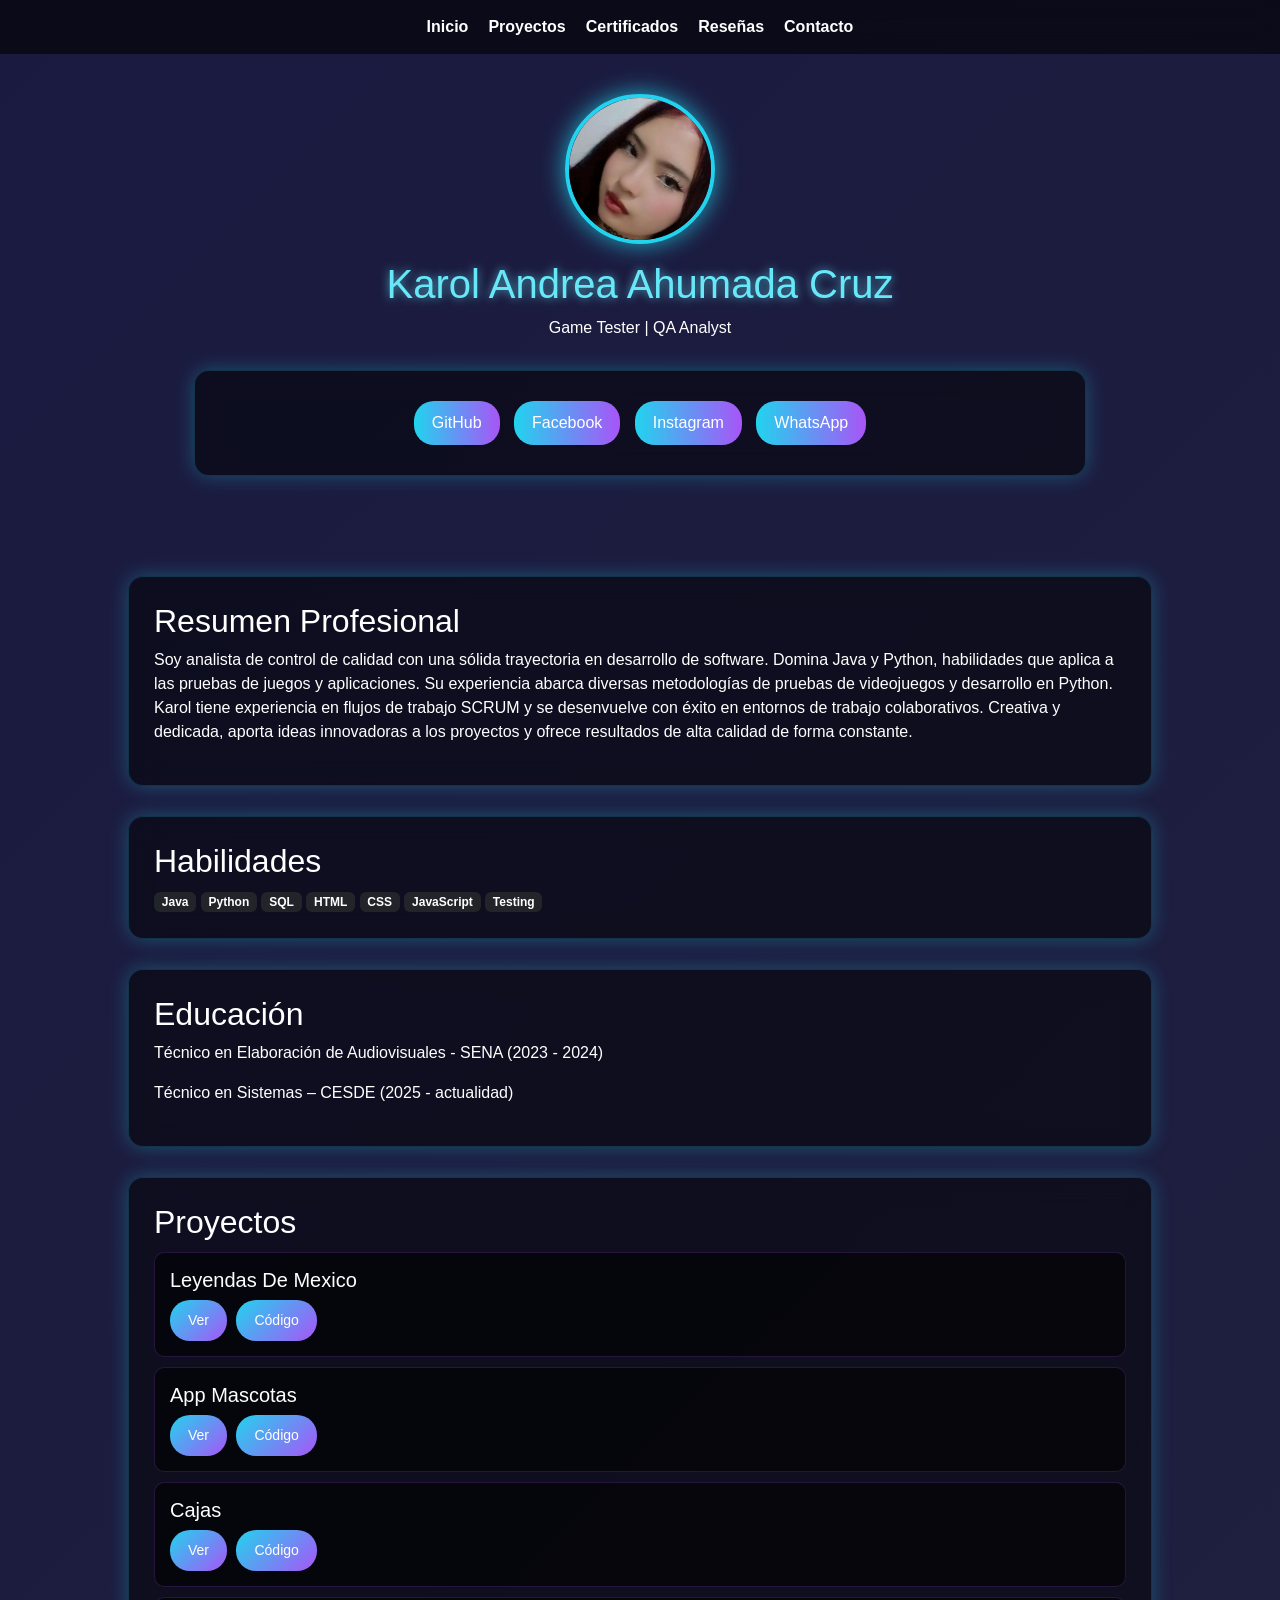
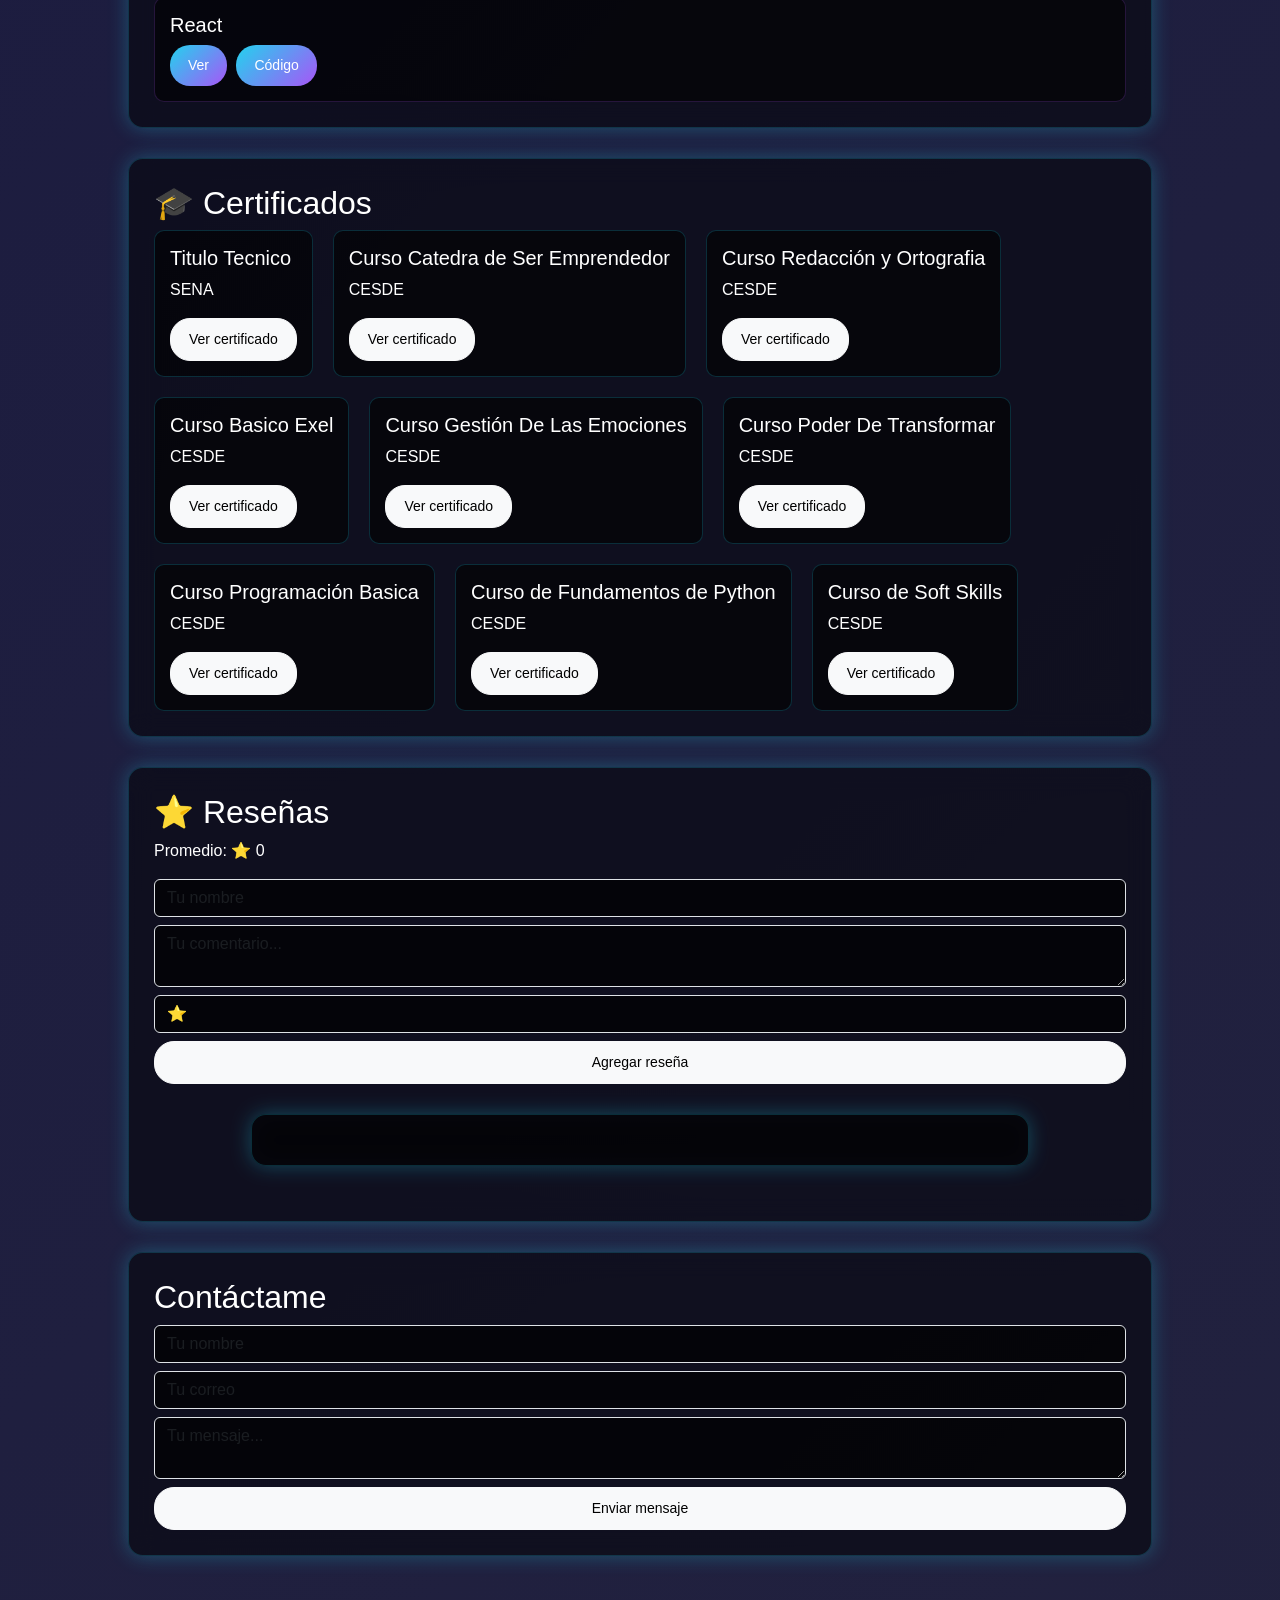
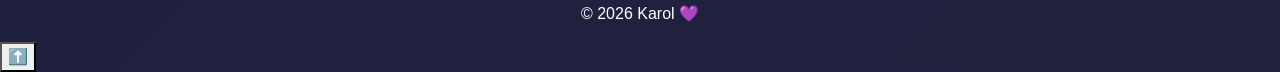
<file: index.html>
<!DOCTYPE html>
<html lang="es">
<head>
<meta charset="UTF-8">
<meta name="viewport" content="width=device-width, initial-scale=1.0">
<title>Portafolio Karol</title>

<link href="https://cdn.jsdelivr.net/npm/bootstrap@5.3.0/dist/css/bootstrap.min.css" rel="stylesheet">
<link rel="stylesheet" href="Estilos.css">
</head>

<body>

<nav class="navbar-pro">
  <a href="#">Inicio</a>
  <a href="#proyectos">Proyectos</a>
  <a href="#certificados">Certificados</a>
  <a href="#reseñas">Reseñas</a>
  <a href="#contacto">Contacto</a>
</nav>

<header class="container text-center fade-in">
  <img src="Foto Portafolio.png">
  <h1 class="mt-3">Karol Andrea Ahumada Cruz</h1>
  <p>Game Tester | QA Analyst</p>

  <section>
    <a href="https://github.com/" class="social-btn">GitHub</a>
    <a href="https://www.facebook.com/" class="social-btn">Facebook</a>
    <a href="https://www.instagram.com/" class="social-btn">Instagram</a>
    <a href="https://web.whatsapp.com/" class="social-btn">WhatsApp</a>
  </section>
</header>

<main>

<section class="fade-in">
  <h2>Resumen Profesional</h2>
  <p>
  Soy analista de control de calidad con una sólida trayectoria en desarrollo de software. Domina Java y Python, habilidades que aplica a las pruebas de juegos y aplicaciones. Su experiencia abarca diversas metodologías de pruebas de videojuegos y desarrollo en Python. Karol tiene experiencia en flujos de trabajo SCRUM y se desenvuelve con éxito en entornos de trabajo colaborativos. Creativa y dedicada, aporta ideas innovadoras a los proyectos y ofrece resultados de alta calidad de forma constante.
  </p>
</section>

<section class="fade-in">
  <h2>Habilidades</h2>
  <span class="badge bg-dark">Java</span>
  <span class="badge bg-dark">Python</span>
  <span class="badge bg-dark">SQL</span>
  <span class="badge bg-dark">HTML</span>
  <span class="badge bg-dark">CSS</span>
  <span class="badge bg-dark">JavaScript</span>
  <span class="badge bg-dark">Testing</span>
</section>

<section class="fade-in">
  <h2>Educación</h2>
  <p>Técnico en Elaboración de Audiovisuales - SENA (2023 - 2024)</p>
  <p>Técnico en Sistemas – CESDE (2025 - actualidad)</p>
</section>

<!-- PROYECTOS -->
<section id="proyectos" class="fade-in">
  <h2>Proyectos</h2>

  <article class="card-custom"> 
    <h5>Leyendas De Mexico</h5> 
    <a href="./leyendasmexicanas.html" target="_blank" class="btn btn-light btn-sm">Ver</a> 
    <a href="https://github.com/karolahumada-crypto/leyendasmexicanas.html" target="_blank" class="btn btn-light btn-sm">Código</a> 
  </article>

  <article class="card-custom">
    <h5>App Mascotas</h5>
    <a href="./registro.html" target="_blank" class="btn btn-light btn-sm">Ver</a>
    <a href="https://github.com/karolahumada-crypto/Registro" target="_blank" class="btn btn-light btn-sm">Código</a>
  </article>

  <article class="card-custom">
    <h5>Cajas</h5>
    <a href="./Cajas.html" target="_blank" class="btn btn-light btn-sm">Ver</a>
    <a href="https://github.com/karolahumada-crypto/cajas.html/tree/main" class="btn btn-light btn-sm">Código</a>
  </article>
  
  <article class="card-custom">
    <h5>React</h5>
    <a href="./React.html" target="_blank" class="btn btn-light btn-sm">Ver</a>
    <a href="https://github.com/karolahumada-crypto/React/tree/main" class="btn btn-light btn-sm">Código</a>
  </article>
</section>

<!-- CERTIFICADOS -->
<section id="certificados" class="fade-in">
  <h2>🎓 Certificados</h2>

  <div class="certificados-container">

    <div class="certificado-card">
      <h5>Titulo Tecnico</h5>
      <p>SENA</p>
      <a href="9508002700539TI1023901438C_page-0001.png" target="_blank" class="btn btn-light btn-sm">Ver certificado</a>
    </div>

    <div class="certificado-card">
      <h5>Curso Catedra de Ser Emprendedor</h5>
      <p>CESDE</p>
      <a href="Certificado Catedra Ser Emprendedor_page-0001.png" target="_blank" class="btn btn-light btn-sm">Ver certificado</a>
    </div>

    <div class="certificado-card">
      <h5>Curso Redacción y Ortografia</h5>
      <p>CESDE</p>
      <a href="Certificado Redacción y Ortografia_page-0001.jpg" target="_blank" class="btn btn-light btn-sm">Ver certificado</a>
    </div>
    
    <div class="certificado-card">
      <h5>Curso Basico Exel</h5>
      <p>CESDE</p>
      <a href="Certificado curso basico exel_page-0001.jpg" target="_blank" class="btn btn-light btn-sm">Ver certificado</a>
    </div>

    <div class="certificado-card">
      <h5>Curso Gestión De Las Emociones</h5>
      <p>CESDE</p>
      <a href="Certificado gestión de las emociones_page-0001 (1).jpg" target="_blank" class="btn btn-light btn-sm">Ver certificado</a>
    </div>

      <div class="certificado-card">
      <h5>Curso Poder De Transformar</h5>
      <p>CESDE</p>
      <a href="Certificado poder transformar_page-0001.jpg" target="_blank" class="btn btn-light btn-sm">Ver certificado</a>
    </div>
    
      <div class="certificado-card">
      <h5>Curso Programación Basica</h5>
      <p>CESDE</p>
      <a href="Certificado Platzi_page-0001.jpg" target="_blank" class="btn btn-light btn-sm">Ver certificado</a>
    </div>

      <div class="certificado-card">
      <h5>Curso de Fundamentos de Python</h5>
      <p>CESDE</p>
      <a href="Certifica platzi Python_page-0001.jpg" target="_blank" class="btn btn-light btn-sm">Ver certificado</a>
    </div>

          <div class="certificado-card">
      <h5>Curso de Soft Skills</h5>
      <p>CESDE</p>
      <a href="Certificado Soft Skills.pdf" target="_blank" class="btn btn-light btn-sm">Ver certificado</a>
    </div>
    
  </div>
</section>

<!-- RESEÑAS -->
<section id="reseñas" class="fade-in">
  <h2>⭐ Reseñas</h2>

  <p id="promedio">Promedio: ⭐ 0</p>

  <form id="reviewForm" class="d-flex flex-column gap-2">
    <input type="text" id="nombre" class="form-control" placeholder="Tu nombre" required>
    <textarea id="mensaje" class="form-control" placeholder="Tu comentario..." required></textarea>

    <select id="rating" class="form-select">
      <option value="1">⭐</option>
      <option value="2">⭐⭐</option>
      <option value="3">⭐⭐⭐</option>
      <option value="4">⭐⭐⭐⭐</option>
      <option value="5">⭐⭐⭐⭐⭐</option>
    </select>

    <button type="submit" class="btn btn-light">Agregar reseña</button>
  </form>

  <section id="reviewsContainer"></section>
</section>

<!-- CONTACTO -->
<section id="contacto" class="fade-in">
  <h2>Contáctame</h2>

  <form id="contactForm" class="d-flex flex-column gap-2">
    <input type="text" class="form-control" placeholder="Tu nombre" required>
    <input type="email" class="form-control" placeholder="Tu correo" required>
    <textarea class="form-control" placeholder="Tu mensaje..." required></textarea>

    <button type="submit" class="btn btn-light">Enviar mensaje</button>
  </form>

  <p id="mensajeEnviado">✅ Mensaje enviado exitosamente</p>
</section>

</main>

<footer class="text-center p-3">
  © 2026 Karol 💜
</footer>

<button id="btnTop" class="btn-top">⬆️</button>

<script src="Script.js"></script>

</body>
</html>
</file>
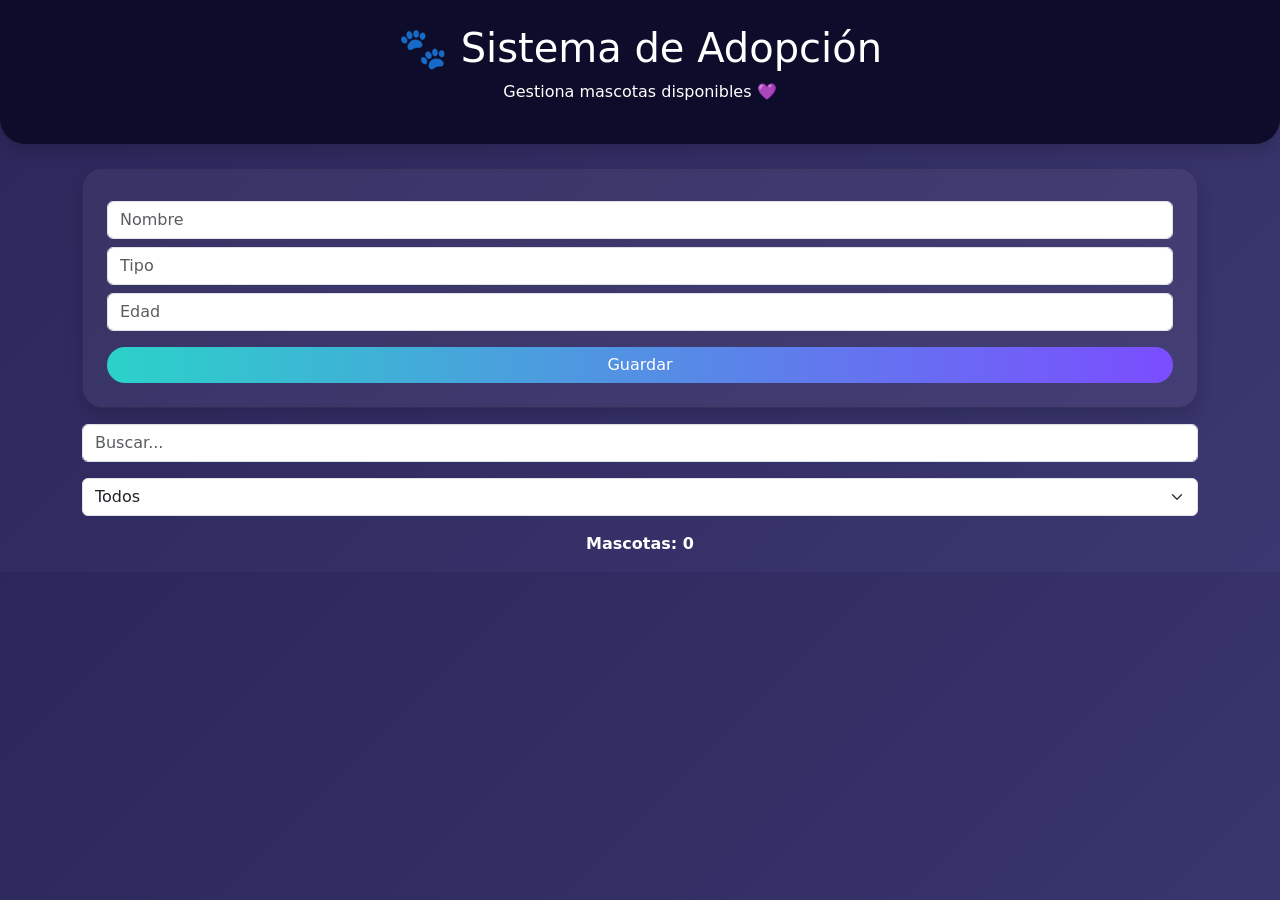
<file: bugs.html>
<!DOCTYPE html>
<html lang="es">
<head>
<meta charset="UTF-8">
<title>Adopción de Mascotas</title>

<link href="https://cdn.jsdelivr.net/npm/bootstrap@5.3.0/dist/css/bootstrap.min.css" rel="stylesheet">

<style>
body {
  background: linear-gradient(135deg, #2b275a, #3b3770);
  color: white;
}

/* HEADER */
header {
  background: #0d0d2b;
  color: white;
  border-radius: 0 0 25px 25px;
}

/* FORM */
section.card {
  background: rgba(255,255,255,0.05);
  border-radius: 20px;
  box-shadow: 0 0 15px #2bd2c9;
}

/* TARJETAS */
article {
  background: rgba(255,255,255,0.08);
  border-radius: 15px;
  padding: 15px;
  margin-top: 10px;
  transition: 0.3s;
}

article:hover {
  transform: scale(1.03);
}

/* BOTONES */
button {
  background: linear-gradient(90deg, #2bd2c9, #7b4dff);
  border: none;
  color: white;
  border-radius: 20px;
  padding: 6px 12px;
}

/* ESTADOS */
.disponible {
  border-left: 5px solid #2bd2c9;
}

.adoptado {
  border-left: 5px solid #ff4d6d;
  opacity: 0.7;
}
</style>

</head>

<body>

<header class="text-center p-4 shadow">
  <h1>🐾 Sistema de Adopción</h1>
  <p>Gestiona mascotas disponibles 💜</p>
</header>

<main class="container mt-4">

<section class="card p-4 shadow">

<form id="form">

<input type="hidden" id="editIndex">

<input type="text" id="nombre" class="form-control mt-2" placeholder="Nombre">
<input type="text" id="tipo" class="form-control mt-2" placeholder="Tipo">
<input type="number" id="edad" class="form-control mt-2" placeholder="Edad">

<button class="mt-3 w-100">Guardar</button>

</form>

</section>

<section class="mt-3">
<input type="text" id="buscar" class="form-control" placeholder="Buscar...">
</section>

<section class="mt-3">
<select id="filtro" class="form-select">
  <option value="todos">Todos</option>
  <option value="disponible">Disponibles</option>
  <option value="adoptado">Adoptados</option>
</select>
</section>

<section class="mt-3 text-center fw-bold">
<p id="contador"></p>
</section>

<section id="lista"></section>

</main>

<script>
let mascotas = JSON.parse(localStorage.getItem("adopcion")) || [];

const form = document.getElementById("form");
const lista = document.getElementById("lista");
const buscador = document.getElementById("buscar");
const filtro = document.getElementById("filtro");
const contador = document.getElementById("contador");

function guardar(){
  localStorage.setItem("adopcion", JSON.stringify(mascotas));
}

function mostrar(){
  let texto = buscador.value.toLowerCase();
  let estado = filtro.value;

  let filtradas = mascotas.filter(m => {
    let coincideNombre = m.nombre.toLowerCase().includes(texto);
    let coincideEstado = estado === "todos" || m.estado === estado;
    return coincideNombre && coincideEstado;
  });

  lista.innerHTML = "";

  filtradas.forEach((m, i) => {

    let card = document.createElement("article");
    card.className = m.estado;

    card.innerHTML = `
      <h5>${m.nombre}</h5>
      <p>${m.tipo} - ${m.edad} años</p>
      <p>Estado: ${m.estado}</p>

      <button onclick="cambiarEstado(${i})">🔄 Estado</button>
      <button onclick="editar(${i})">✏️ Editar</button>
      <button onclick="eliminar(${i})">🗑️ Eliminar</button>
    `;

    lista.appendChild(card);
  });

  contador.textContent = "Mascotas: " + filtradas.length;
}

form.addEventListener("submit", function(e){
  e.preventDefault();

  let nombre = document.getElementById("nombre").value;
  let tipo = document.getElementById("tipo").value;
  let edad = document.getElementById("edad").value;
  let index = document.getElementById("editIndex").value;

  let mascota = {nombre, tipo, edad, estado: "disponible"};

  if(index === ""){
    mascotas.push(mascota);
  } else {
    mascotas[index] = mascota;
  }

  guardar();
  mostrar();
  form.reset();
  document.getElementById("editIndex").value = "";
});

function eliminar(i){
  mascotas.splice(i,1);
  guardar();
  mostrar();
}

function editar(i){
  let m = mascotas[i];

  document.getElementById("nombre").value = m.nombre;
  document.getElementById("tipo").value = m.tipo;
  document.getElementById("edad").value = m.edad;
  document.getElementById("editIndex").value = i;
}

function cambiarEstado(i){
  mascotas[i].estado = mascotas[i].estado === "disponible" ? "adoptado" : "disponible";
  guardar();
  mostrar();
}

buscador.addEventListener("input", mostrar);
filtro.addEventListener("change", mostrar);

mostrar();
</script>

</body>
</html>
</file>
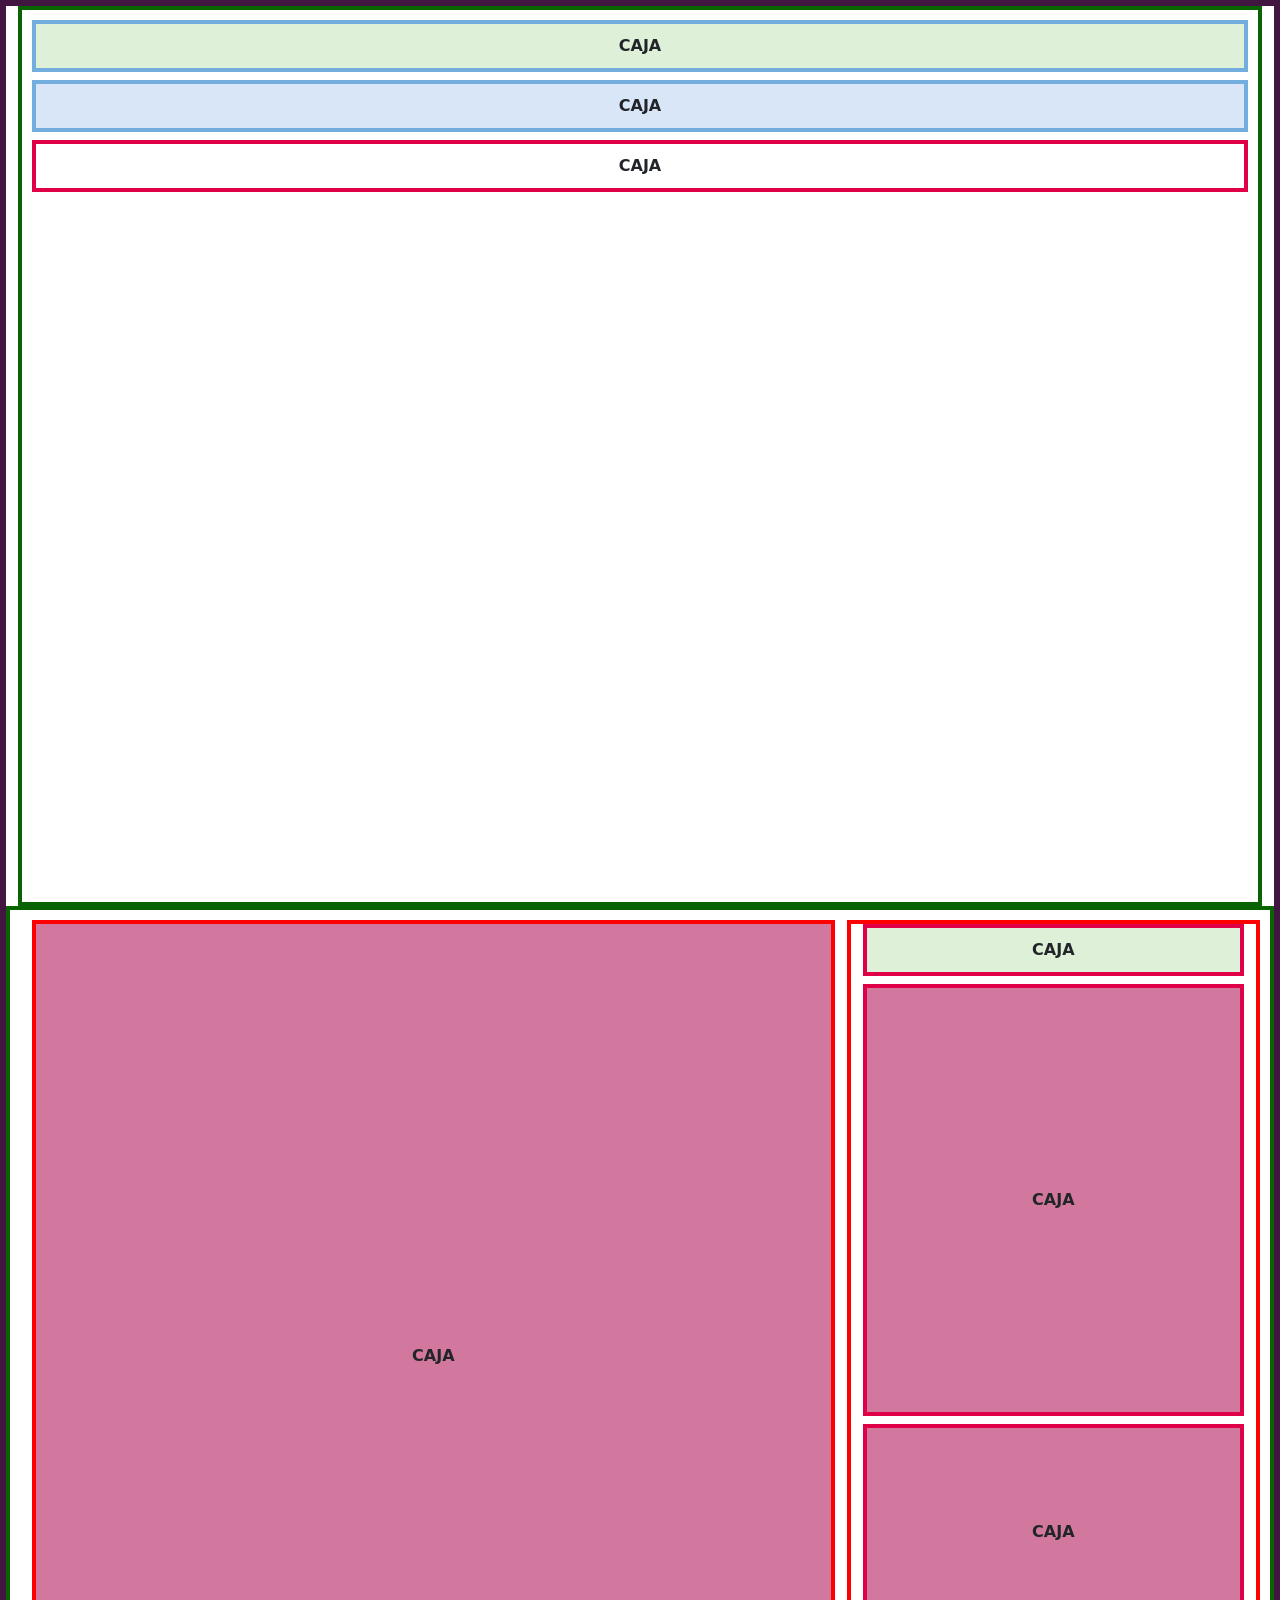
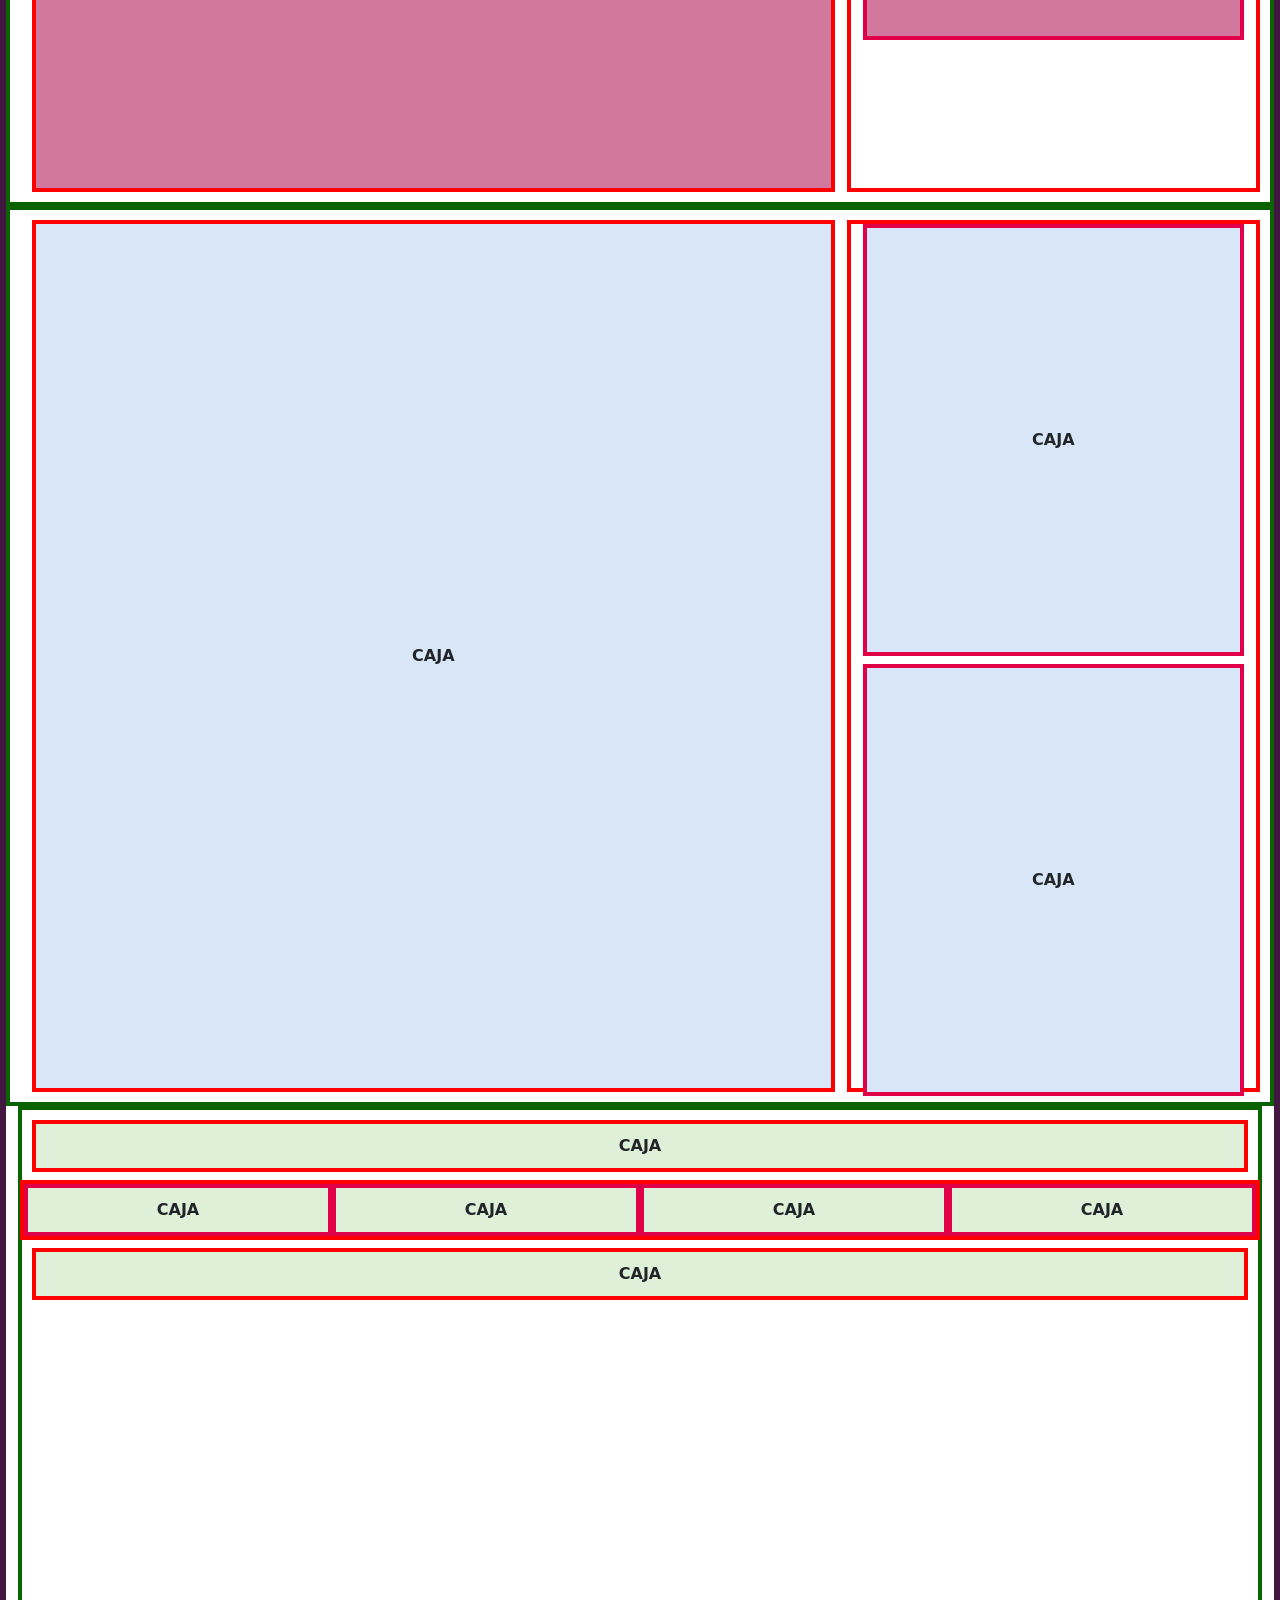
<file: Cajas.html>
<!DOCTYPE html>
<html lang="es">
<head>
  <meta charset="UTF-8">
  <title>Layout Bootstrap</title>
  <link href="https://cdn.jsdelivr.net/npm/bootstrap@5.3.2/dist/css/bootstrap.min.css" rel="stylesheet">

  <style>
    .contenedor {
      border: 6px solid rgb(65, 22, 65);
    }

    .seccion {
      min-height: 100vh;
      border: 4px solid rgb(9, 99, 1);
      padding: 10px;
    }

    .caja {
      border: 4px solid rgb(114, 173, 221);
      text-align: center;
      font-weight: bold;
      padding: 10px;
    }

    .verde { background-color: #dff0d8; }
    .azul { background-color: #d9e6f7; }
    .amarillo { background-color: #00c86a; }
    .rosado { background-color: #d2779d; }

    .borde-rojo { border: 4px solid red; }
    .borde-azul { border: 4px solid #e00047; }
  </style>
</head>

<body>

<div class="container-fluid contenedor">

  <div class="seccion">
    <div class="caja verde mb-2">CAJA</div>
    <div class="caja azul mb-2">CAJA</div>
    <div class="caja morado borde-azul h-25 d-flex align-items-center justify-content-center ">
      CAJA
    </div>
  </div>

  <div class="seccion row">
    <div class="col-8">
      <div class="caja rosado h-100 borde-rojo d-flex align-items-center justify-content-center">
        CAJA
      </div>
    </div>

    <div class="col-4 borde-rojo">
      <div class="caja verde mb-2 borde-azul">CAJA</div>
      <div class="caja rosado mb-2 borde-azul h-50 d-flex align-items-center justify-content-center">
        CAJA
      </div>
      <div class="caja rosado borde-azul h-25 d-flex align-items-center justify-content-center">
        CAJA
      </div>
    </div>
  </div>

  <div class="seccion row">
    <div class="col-8">
      <div class="caja azul h-100 borde-rojo d-flex align-items-center justify-content-center">
        CAJA
      </div>
    </div>

    <div class="col-4 borde-rojo">
      <div class="caja azul borde-azul h-50 d-flex align-items-center justify-content-center mb-2">
        CAJA
      </div>
      <div class="caja azul borde-azul h-50 d-flex align-items-center justify-content-center">
        CAJA
      </div>
    </div>
  </div>

<div class="seccion seccion-final">
  <div class="caja verde borde-rojo mb-2">CAJA</div>

  <div class="row borde-rojo">
    <div class="col caja verde borde-azul">CAJA</div>
    <div class="col caja verde borde-azul">CAJA</div>
    <div class="col caja verde borde-azul">CAJA</div>
    <div class="col caja verde borde-azul">CAJA</div>
  </div>

  <div class="caja verde borde-rojo mt-2">CAJA</div>
</div>

</div>

</body>
</html>
</file>
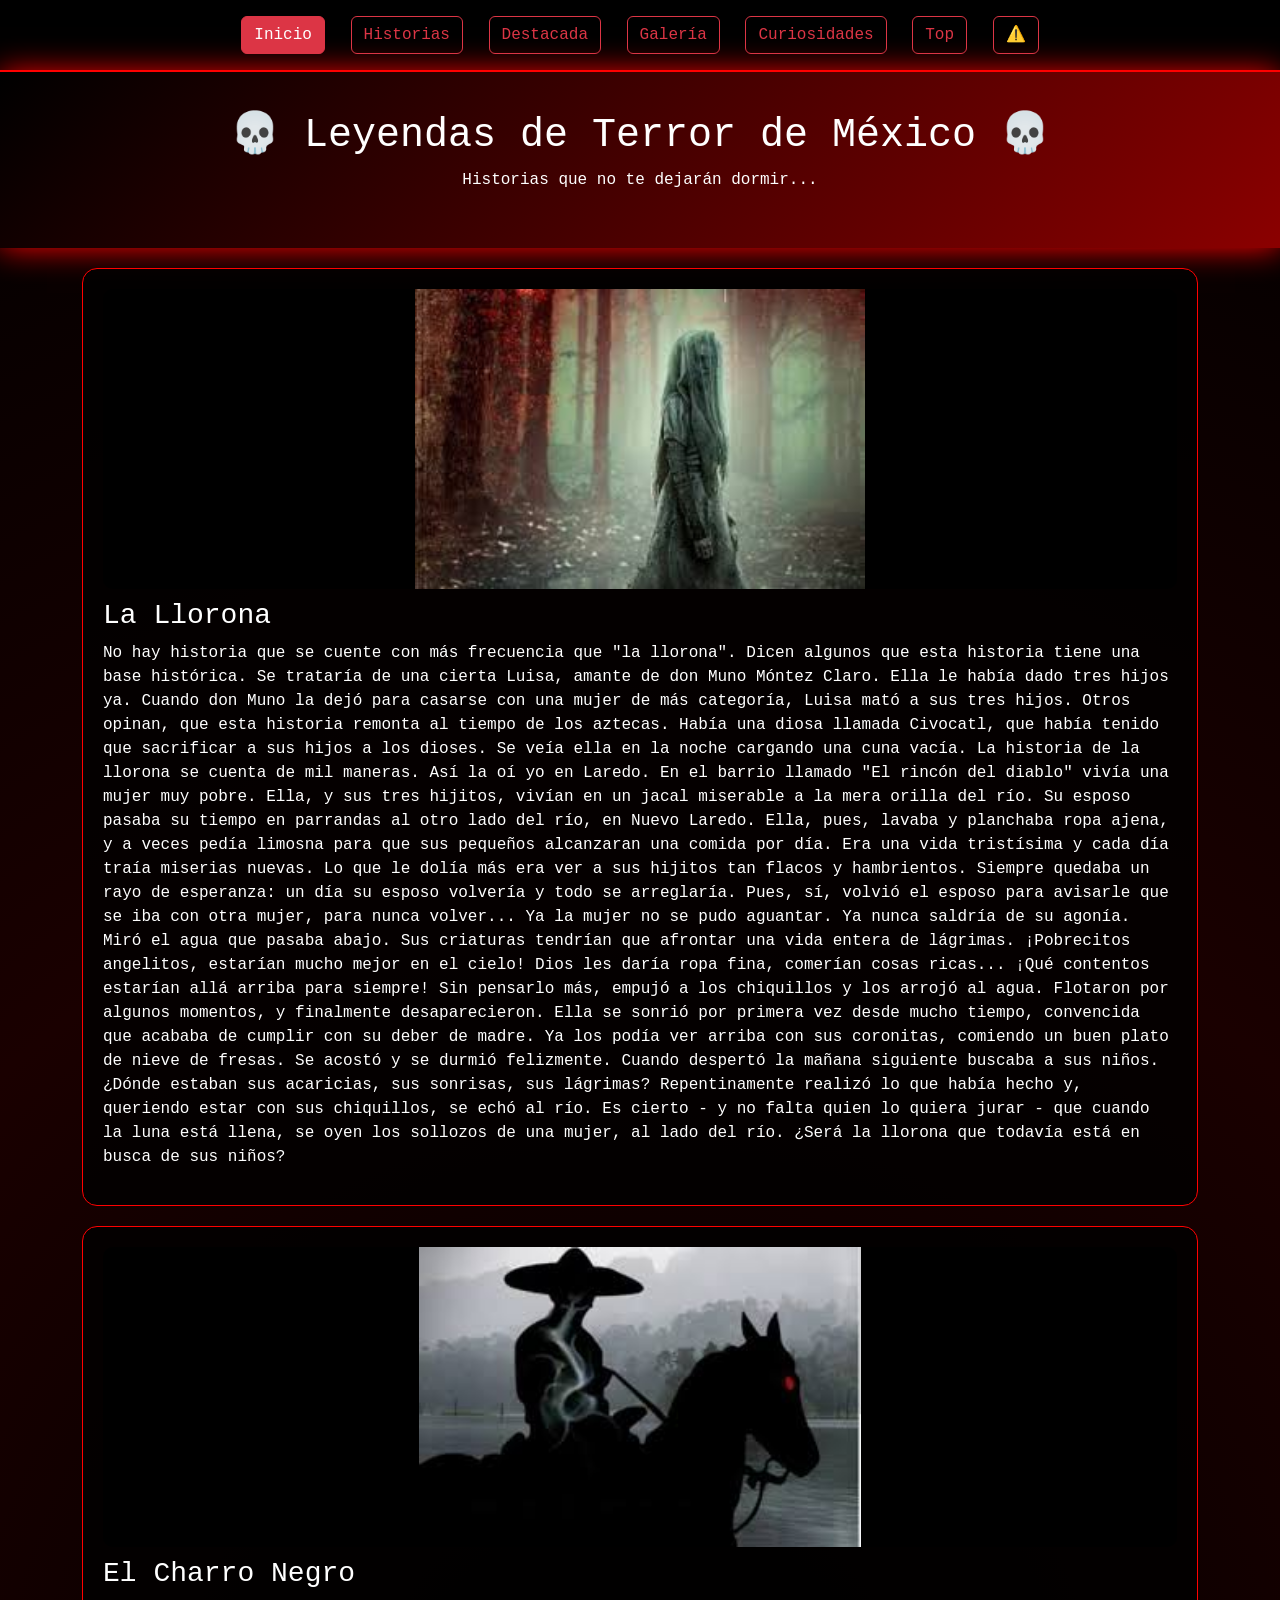
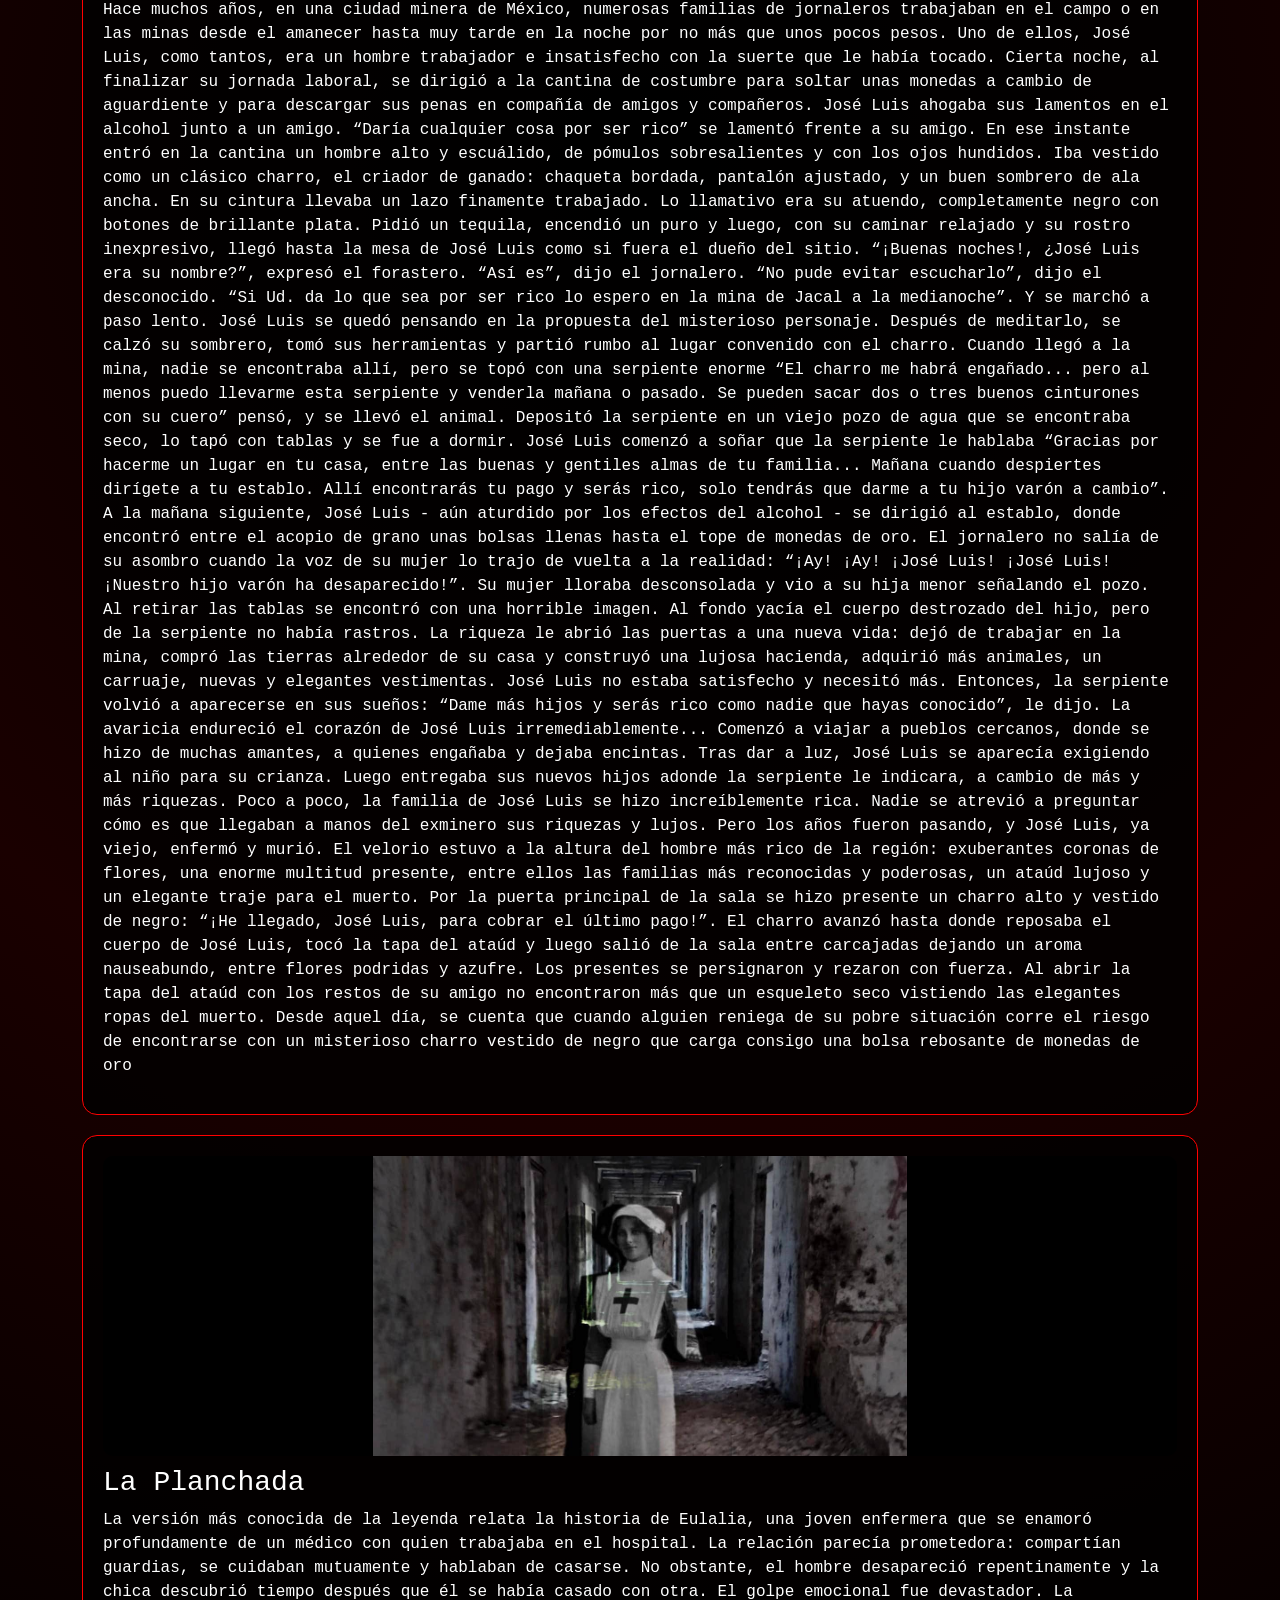
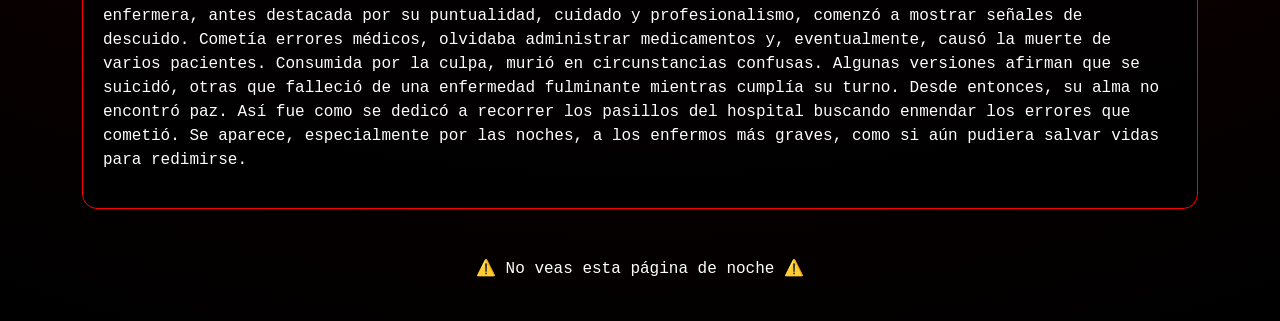
<file: leyendasmexicanas.html>
<!DOCTYPE html>
<html lang="es">
<head>
<meta charset="UTF-8">
<title>Leyendas de Terror SPA</title>

<link href="https://cdn.jsdelivr.net/npm/bootstrap@5.3.0/dist/css/bootstrap.min.css" rel="stylesheet">

<style>

/* ===== FONDO ===== */
body{
  background: radial-gradient(circle, #000000, #1a0000, #000000);
  color:white;
  font-family: 'Courier New', monospace;
}

/* ===== NAV ===== */
nav{
  background:black;
  border-bottom:2px solid red;
}

/* ===== HEADER ===== */
header{
  text-align:center;
  padding:40px;
  background: linear-gradient(135deg,#000,#8b0000);
  box-shadow:0 0 30px red;
}

/* ===== PARPADEO ===== */
.parpadeo{
  animation: parpadeo 1.5s infinite;
}

@keyframes parpadeo{
  0%,100%{opacity:1;}
  50%{opacity:0.4;}
}

/* ===== TARJETAS ===== */
.card-terror{
  background: rgba(0,0,0,0.8);
  border:1px solid red;
  border-radius:15px;
  padding:20px;
  margin-top:20px;
  transition:0.4s;
}

.card-terror:hover{
  transform:scale(1.03);
  box-shadow:0 0 20px red;
}

/* ===== IMAGENES ===== */
.card-terror img{
  width:100%;
  max-height:300px;
  object-fit:contain;
  background:black;
  border-radius:10px;
  margin-bottom:10px;
}

/* ===== SECCIONES SPA ===== */
.seccion{
  display:none;
}

.activa{
  display:block;
}

/* ===== HISTORIAS ===== */
.historia{
  background: rgba(0,0,0,0.9);
  border-left:4px solid red;
  padding:15px;
  margin-top:15px;
  border-radius:10px;
}

.historia img{
  width:100%;
  max-height:200px;
  object-fit:contain;
  background:black;
  margin-top:10px;
  border-radius:10px;
}

/* ===== BOTON ARRIBA ===== */
#btnArriba{
  position: fixed;
  bottom: 30px;
  right: 30px;
  display:none;
  border-radius:50%;
}

</style>
</head>

<body>

<!-- NAV SPA -->
<nav class="text-center p-3">
  <button class="btn btn-danger mx-2" onclick="mostrarSeccion('inicio')">Inicio</button>
  <button class="btn btn-outline-danger mx-2" onclick="mostrarSeccion('historias')">Historias</button>
  <button class="btn btn-outline-danger mx-2" onclick="mostrarSeccion('destacada')">Destacada</button>
  <button class="btn btn-outline-danger mx-2" onclick="mostrarSeccion('galeria')">Galería</button>
  <button class="btn btn-outline-danger mx-2" onclick="mostrarSeccion('curiosidades')">Curiosidades</button>
  <button class="btn btn-outline-danger mx-2" onclick="mostrarSeccion('top')">Top</button>
  <button class="btn btn-outline-danger mx-2" onclick="mostrarSeccion('advertencia')">⚠️</button>
</nav>

<header>
  <h1 class="parpadeo">💀 Leyendas de Terror de México 💀</h1>
  <p>Historias que no te dejarán dormir...</p>
</header>

<main class="container">

<!-- ===== INICIO ===== -->
<section id="inicio" class="seccion activa">

<div class="card-terror">
  <img src="llorona.png">
  <h3>La Llorona</h3>
  <p>No hay historia que se cuente con más frecuencia que "la llorona".

Dicen algunos que esta historia tiene una base histórica. Se trataría de una cierta Luisa, amante de don Muno Móntez Claro. Ella le había dado tres hijos ya. Cuando don Muno la dejó para casarse con una mujer de más categoría, Luisa mató a sus tres hijos.

Otros opinan, que esta historia remonta al tiempo de los aztecas. Había una diosa llamada Civocatl, que había tenido que sacrificar a sus hijos a los dioses. Se veía ella en la noche cargando una cuna vacía.

La historia de la llorona se cuenta de mil maneras. Así la oí yo en Laredo.

En el barrio llamado "El rincón del diablo" vivía una mujer muy pobre. Ella, y sus tres hijitos, vivían en un jacal miserable a la mera orilla del río. Su esposo pasaba su tiempo en parrandas al otro lado del río, en Nuevo Laredo.

Ella, pues, lavaba y planchaba ropa ajena, y a veces pedía limosna para que sus pequeños alcanzaran una comida por día. Era una vida tristísima y cada día traía miserias nuevas. Lo que le dolía más era ver a sus hijitos tan flacos y hambrientos.

Siempre quedaba un rayo de esperanza: un día su esposo volvería y todo se arreglaría. Pues, sí, volvió el esposo para avisarle que se iba con otra mujer, para nunca volver...

Ya la mujer no se pudo aguantar. Ya nunca saldría de su agonía. Miró el agua que pasaba abajo. Sus criaturas tendrían que afrontar una vida entera de lágrimas. ¡Pobrecitos angelitos, estarían mucho mejor en el cielo! Dios les daría ropa fina, comerían cosas ricas... ¡Qué contentos estarían allá arriba para siempre!

Sin pensarlo más, empujó a los chiquillos y los arrojó al agua. Flotaron por algunos momentos, y finalmente desaparecieron.

Ella se sonrió por primera vez desde mucho tiempo, convencida que acababa de cumplir con su deber de madre. Ya los podía ver arriba con sus coronitas, comiendo un buen plato de nieve de fresas.

Se acostó y se durmió felizmente.

Cuando despertó la mañana siguiente buscaba a sus niños. ¿Dónde estaban sus acaricias, sus sonrisas, sus lágrimas? Repentinamente realizó lo que había hecho y, queriendo estar con sus chiquillos, se echó al río.

Es cierto - y no falta quien lo quiera jurar - que cuando la luna está llena, se oyen los sollozos de una mujer, al lado del río.

¿Será la llorona que todavía está en busca de sus niños?</p>
</div>

<div class="card-terror">
  <img src="el charro negro.png">
  <h3>El Charro Negro</h3>
  <p>Hace muchos años, en una ciudad minera de México, numerosas familias de jornaleros trabajaban en el campo o en las minas desde el amanecer hasta muy tarde en la noche por no más que unos pocos pesos. Uno de ellos, José Luis, como tantos, era un hombre trabajador e insatisfecho con la suerte que le había tocado.

Cierta noche, al finalizar su jornada laboral, se dirigió a la cantina de costumbre para soltar unas monedas a cambio de aguardiente y para descargar sus penas en compañía de amigos y compañeros.

José Luis ahogaba sus lamentos en el alcohol junto a un amigo. “Daría cualquier cosa por ser rico” se lamentó frente a su amigo.

En ese instante entró en la cantina un hombre alto y escuálido, de pómulos sobresalientes y con los ojos hundidos. Iba vestido como un clásico charro, el criador de ganado: chaqueta bordada, pantalón ajustado, y un buen sombrero de ala ancha. En su cintura llevaba un lazo finamente trabajado. Lo llamativo era su atuendo, completamente negro con botones de brillante plata. Pidió un tequila, encendió un puro y luego, con su caminar relajado y su rostro inexpresivo, llegó hasta la mesa de José Luis como si fuera el dueño del sitio.

“¡Buenas noches!, ¿José Luis era su nombre?”, expresó el forastero.

“Así es”, dijo el jornalero.

“No pude evitar escucharlo”, dijo el desconocido. “Si Ud. da lo que sea por ser rico lo espero en la mina de Jacal a la medianoche”. Y se marchó a paso lento.

José Luis se quedó pensando en la propuesta del misterioso personaje. Después de meditarlo, se calzó su sombrero, tomó sus herramientas y partió rumbo al lugar convenido con el charro.

Cuando llegó a la mina, nadie se encontraba allí, pero se topó con una serpiente enorme “El charro me habrá engañado... pero al menos puedo llevarme esta serpiente y venderla mañana o pasado. Se pueden sacar dos o tres buenos cinturones con su cuero” pensó, y se llevó el animal.

Depositó la serpiente en un viejo pozo de agua que se encontraba seco, lo tapó con tablas y se fue a dormir. José Luis comenzó a soñar que la serpiente le hablaba “Gracias por hacerme un lugar en tu casa, entre las buenas y gentiles almas de tu familia... Mañana cuando despiertes dirígete a tu establo. Allí encontrarás tu pago y serás rico, solo tendrás que darme a tu hijo varón a cambio”.

A la mañana siguiente, José Luis - aún aturdido por los efectos del alcohol - se dirigió al establo, donde encontró entre el acopio de grano unas bolsas llenas hasta el tope de monedas de oro. El jornalero no salía de su asombro cuando la voz de su mujer lo trajo de vuelta a la realidad:

“¡Ay! ¡Ay! ¡José Luis! ¡José Luis! ¡Nuestro hijo varón ha desaparecido!”.

Su mujer lloraba desconsolada y vio a su hija menor señalando el pozo. Al retirar las tablas se encontró con una horrible imagen. Al fondo yacía el cuerpo destrozado del hijo, pero de la serpiente no había rastros.

La riqueza le abrió las puertas a una nueva vida: dejó de trabajar en la mina, compró las tierras alrededor de su casa y construyó una lujosa hacienda, adquirió más animales, un carruaje, nuevas y elegantes vestimentas.

José Luis no estaba satisfecho y necesitó más. Entonces, la serpiente volvió a aparecerse en sus sueños: “Dame más hijos y serás

rico como nadie que hayas conocido”, le dijo.

La avaricia endureció el corazón de José Luis irremediablemente... Comenzó a viajar a pueblos cercanos, donde se hizo de muchas amantes, a quienes engañaba y dejaba encintas. Tras dar a luz, José Luis se aparecía exigiendo al niño para su crianza. Luego entregaba sus nuevos hijos adonde la serpiente le indicara, a cambio de más y más riquezas.

Poco a poco, la familia de José Luis se hizo increíblemente rica. Nadie se atrevió a preguntar cómo es que llegaban a manos del exminero sus riquezas y lujos. Pero los años fueron pasando, y José Luis, ya viejo, enfermó y murió.

El velorio estuvo a la altura del hombre más rico de la región: exuberantes coronas de flores, una enorme multitud presente, entre ellos las familias más reconocidas y poderosas, un ataúd lujoso y un elegante traje para el muerto.

Por la puerta principal de la sala se hizo presente un charro alto y vestido de negro:

“¡He llegado, José Luis, para cobrar el último pago!”.

El charro avanzó hasta donde reposaba el cuerpo de José Luis, tocó la tapa del ataúd y luego salió de la sala entre carcajadas dejando un aroma nauseabundo, entre flores podridas y azufre. Los presentes se persignaron y rezaron con fuerza. Al abrir la tapa del ataúd con los restos de su amigo no encontraron más que un esqueleto seco vistiendo las elegantes ropas del muerto.

Desde aquel día, se cuenta que cuando alguien reniega de su pobre situación corre el riesgo de encontrarse con un misterioso charro vestido de negro que carga consigo una bolsa rebosante de monedas de oro</p>
</div>

<div class="card-terror">
  <img src="la planchada.png">
  <h3>La Planchada</h3>
  <p>La versión más conocida de la leyenda relata la historia de Eulalia, una joven enfermera que se enamoró profundamente de un médico con quien trabajaba en el hospital.

La relación parecía prometedora: compartían guardias, se cuidaban mutuamente y hablaban de casarse. No obstante, el hombre desapareció repentinamente y la chica descubrió tiempo después que él se había casado con otra.

El golpe emocional fue devastador. La enfermera, antes destacada por su puntualidad, cuidado y profesionalismo, comenzó a mostrar señales de descuido.

Cometía errores médicos, olvidaba administrar medicamentos y, eventualmente, causó la muerte de varios pacientes. Consumida por la culpa, murió en circunstancias confusas. Algunas versiones afirman que se suicidó, otras que falleció de una enfermedad fulminante mientras cumplía su turno.

Desde entonces, su alma no encontró paz. Así fue como se dedicó a recorrer los pasillos del hospital buscando enmendar los errores que cometió. Se aparece, especialmente por las noches, a los enfermos más graves, como si aún pudiera salvar vidas para redimirse.</p>
</div>

</section>

<!-- ===== HISTORIAS ===== -->
<section id="historias" class="seccion">

<h2 class="mt-4"> Historias Anónimas</h2>

<form id="formHistoria" class="mt-3">
  <textarea id="textoHistoria" class="form-control" placeholder="Cuenta tu historia..." required></textarea>
  <input type="file" id="fotoHistoria" class="form-control mt-2">
  <button class="btn btn-danger mt-2">Publicar historia</button>
</form>

<div id="listaHistorias"></div>

</section>

<!-- ===== NUEVAS SECCIONES ===== -->

<section id="destacada" class="seccion">
  <h2 class="mt-4"> Leyenda del Día</h2>
  <div class="card-terror">
  <img src="nahual.png">
    <h3>El Nahual</h3>
    <p>En un tiempo muy antiguo, cuando la tierra aún estaba joven y los espíritus caminaban entre los hombres, existía un pequeño pueblo en el corazón de México, rodeado por montañas y ríos cristalinos. Allí, la gente vivía en armonía con la naturaleza y creía en la existencia de seres poderosos que protegían el equilibrio del mundo.

Entre esas creencias, la más misteriosa y temida era la del nahual, un hombre o mujer capaz de transformarse en un animal. Decían que el nahual podía adoptar la forma de un jaguar, un coyote, un águila o incluso un pequeño zorro, y que con ese poder podía proteger a su pueblo o causar daño a quienes fueran sus enemigos.
​
En aquel pueblo vivía un joven llamado Balam, quien desde pequeño había escuchado las historias sobre los nahuales. Su abuelo, un anciano sabio llamado Akbal, era el guardián de esas tradiciones y le había enseñado a respetar la naturaleza y a los espíritus que la habitaban.

​Balam siempre se había sentido diferente, como si algo dentro de él estuviera esperando despertar. Una noche, mientras el pueblo dormía bajo un cielo estrellado, Balam tuvo un sueño extraño: vio cómo su cuerpo cambiaba, se convertía en un jaguar poderoso que recorría la selva con rapidez y sigilo. Al despertar, sintió una fuerza nueva, un calor extraño que recorría su pecho.

Al principio pensó que solo era un sueño, pero pronto descubrió que podía transformarse de verdad. En sus primeros intentos, cambió en un pequeño zorro que podía escabullirse entre las sombras sin ser visto. El miedo y la emoción lo invadieron.
Confundido, Balam acudió a su abuelo para pedir consejo. Akbal le explicó que él tenía el don de ser nahual, un don que venía de sus ancestros y que debía usar con sabiduría y respeto.
    
—Balam —le dijo el abuelo—, el nahual no es solo un poder, es una gran responsabilidad. Debes aprender a controlar tu transformación y usarla para proteger a nuestra gente y a la naturaleza. Si usas tu fuerza para el egoísmo o la maldad, el equilibrio se romperá y el castigo será severo.

Pero no todos en el pueblo veían a Balam con buenos ojos. Había un hombre llamado Bej, envidioso y ambicioso, que quería aprovecharse del poder del nahual para sus propios fines. Quería obligar a Balam a que usara su don para robar y asustar a otros pueblos.

Un día, Bej intentó capturar a Balam para controlarlo, pero el joven, con ayuda de su habilidad para transformarse en un águila, logró escapar volando hacia las montañas. Allí, en la soledad de la naturaleza, Balam reflexionó sobre sus poderes y sobre el peligro que representaba usarlos sin cuidado.

Durante días, entrenó con paciencia y disciplina, hasta que finalmente dominó completamente su don. Bajó al pueblo convertido en jaguar, pero esta vez no para asustar, sino para proteger.

Cuando Bej regresó con sus hombres para causar problemas, Balam apareció en forma de jaguar y con su rugido poderoso espantó a los invasores. El pueblo celebró a su nuevo protector, que no solo era un hombre con poderes, sino un símbolo de la unión entre lo humano y lo natural.
​
Desde entonces, Balam fue conocido como el nahual del pueblo, guardián silencioso que protegía a su gente y respetaba a la madre tierra. La leyenda cuenta que todavía hoy, en las noches de luna llena, se puede ver a un jaguar que vigila los caminos y recuerda a todos que la fuerza debe usarse con respeto y sabiduría.
</p>
  </div>
</section>

<section id="galeria" class="seccion">
  <h2 class="mt-4"> Galería de Terror</h2>
  <div class="row">
    <div class="col-md-4"><img src="llorona.png" class="img-fluid mb-3"></div>
    <div class="col-md-4"><img src="el charro negro.png" class="img-fluid mb-3"></div>
    <div class="col-md-4"><img src="la planchada.png" class="img-fluid mb-3"></div>
    <div class="col-md-4"><img src="nahual.png" class="img-fluid mb-3"></div>
  </div>
</section>

<section id="curiosidades" class="seccion">
  <h2 class="mt-4"> Curiosidades</h2>
  <div class="card-terror">
    <ul>
      <li>Muchas leyendas nacieron en la época colonial.</li>
      <li>Existen versiones distintas según la región.</li>
      <li>La Llorona aparece en varios países.</li>
      <li>El Charro Negro está ligado a pactos oscuros.</li>
    </ul>
  </div>
</section>

<section id="top" class="seccion">
  <h2 class="mt-4"> Top Leyendas</h2>
  <div class="card-terror">
    <ol>
      <li>La Llorona</li>
      <li>El Charro Negro</li>
      <li>La Planchada</li>
      <li>El Nahual</li>
    </ol>
  </div>
</section>

<section id="advertencia" class="seccion">
  <h2 class="mt-4"> Advertencia</h2>
  <div class="card-terror">
    <p class="parpadeo">Si escuchas un llanto... no mires atrás.</p>
  </div>
</section>

</main>

<footer class="text-center p-4 mt-4">
  <p>⚠️ No veas esta página de noche ⚠️</p>
</footer>

<button id="btnArriba" class="btn btn-danger">⬆</button>

<script>

/* SPA */
function mostrarSeccion(id){
  document.querySelectorAll(".seccion").forEach(sec=>{
    sec.classList.remove("activa");
  });
  document.getElementById(id).classList.add("activa");
}

/* HISTORIAS */
let historias = [];
const form = document.getElementById("formHistoria");
const lista = document.getElementById("listaHistorias");

form.addEventListener("submit", function(e){
  e.preventDefault();

  const texto = document.getElementById("textoHistoria").value;
  const foto = document.getElementById("fotoHistoria").files[0];

  let imgURL = foto ? URL.createObjectURL(foto) : "";

  historias.push({texto, img: imgURL});
  mostrar();
  form.reset();
});

function mostrar(){
  lista.innerHTML = "";

  historias.forEach((h, i) => {
    lista.innerHTML += `
      <div class="historia">
        <p>${h.texto}</p>
        ${h.img ? `<img src="${h.img}">` : ""}
        <button onclick="editar(${i})" class="btn btn-warning btn-sm mt-2">✏️</button>
        <button onclick="eliminar(${i})" class="btn btn-danger btn-sm mt-2">🗑️</button>
      </div>
    `;
  });
}

function eliminar(i){
  historias.splice(i,1);
  mostrar();
}

function editar(i){
  let nuevo = prompt("Edita tu historia:", historias[i].texto);
  if(nuevo){
    historias[i].texto = nuevo;
    mostrar();
  }
}

/* BOTON ARRIBA */
const btn = document.getElementById("btnArriba");

window.onscroll = function(){
  btn.style.display = document.documentElement.scrollTop > 200 ? "block" : "none";
};

btn.onclick = ()=>{
  window.scrollTo({top:0, behavior:"smooth"});
};

</script>

</body>
</html>
</file>
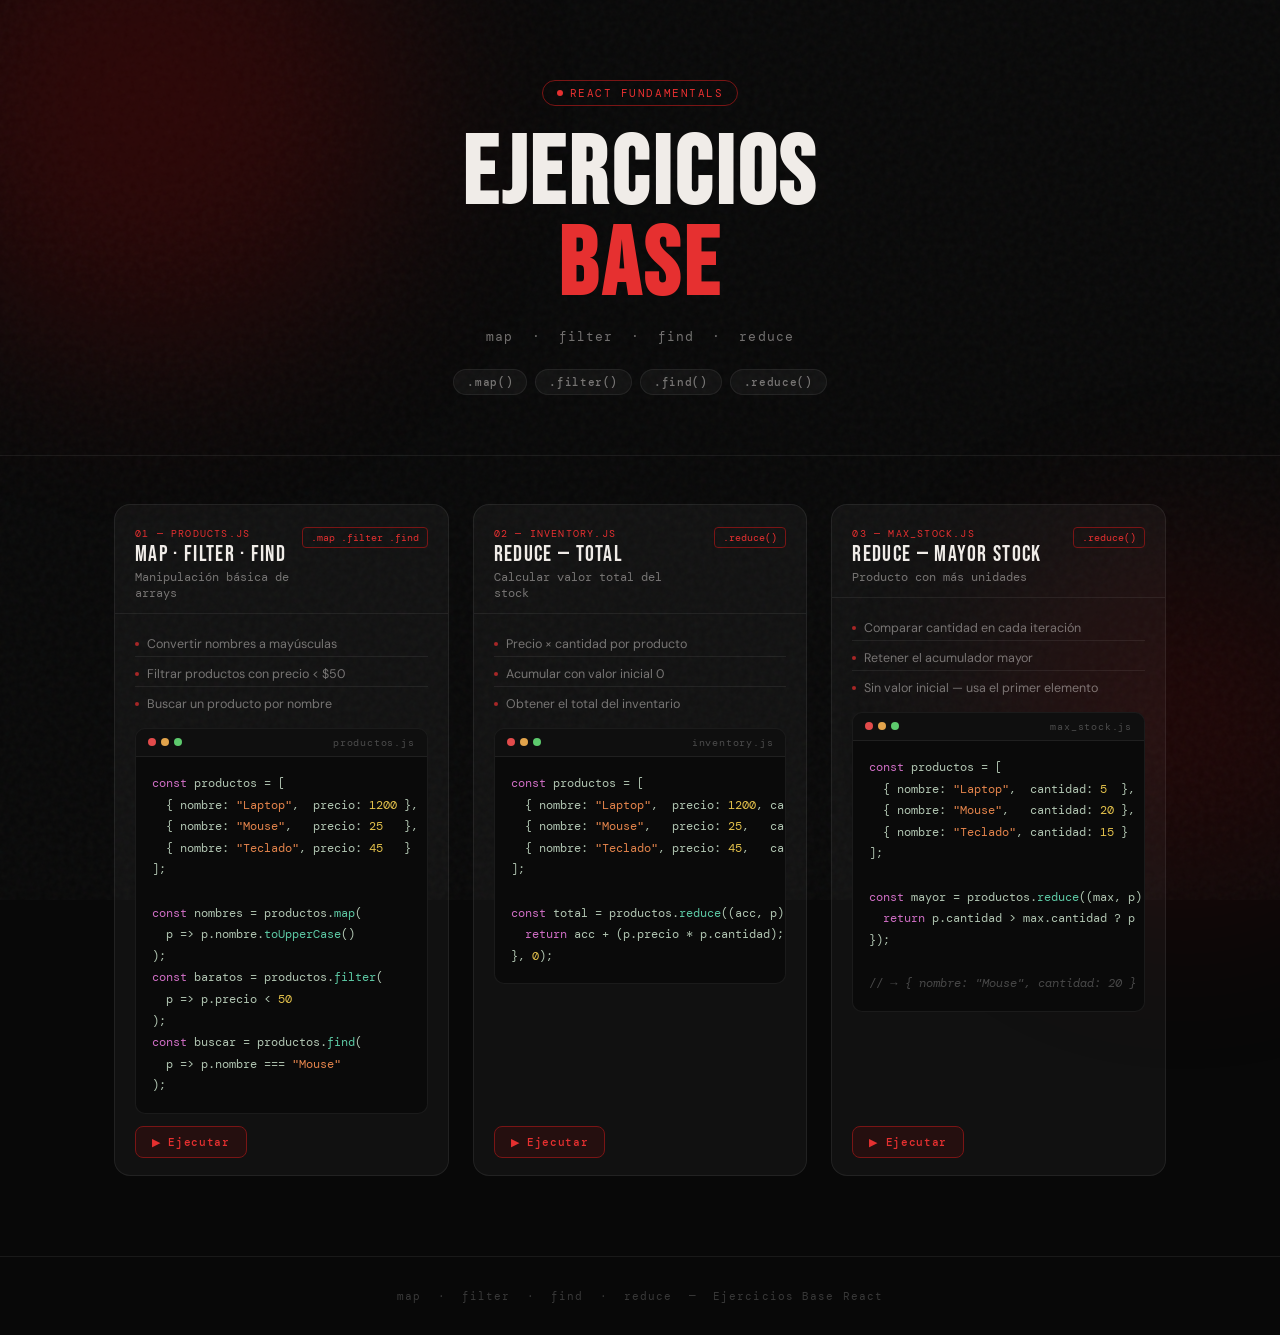
<file: React.html>
<!DOCTYPE html>
<html lang="es">
<head>
<meta charset="UTF-8">
<meta name="viewport" content="width=device-width, initial-scale=1.0">
<title>Ejercicios Base React</title>
<link href="https://fonts.googleapis.com/css2?family=DM+Mono:ital,wght@0,400;0,500;1,400&family=Bebas+Neue&family=DM+Sans:wght@300;400;500&display=swap" rel="stylesheet">
<style>

:root {
  --red:     #e63030;
  --red-dim: #7a1515;
  --bg:      #080808;
  --bg2:     #111111;
  --glass:   rgba(255,255,255,0.04);
  --border:  rgba(255,255,255,0.07);
  --text:    #f0ece8;
  --muted:   rgba(240,236,232,0.45);
}

*, *::before, *::after { box-sizing: border-box; margin: 0; padding: 0; }

html { scroll-behavior: smooth; }

body {
  background: var(--bg);
  color: var(--text);
  font-family: 'DM Sans', sans-serif;
  min-height: 100vh;
  overflow-x: hidden;
}

/* ── NOISE OVERLAY ── */
body::before {
  content: '';
  position: fixed;
  inset: 0;
  background-image: url("data:image/svg+xml,%3Csvg viewBox='0 0 200 200' xmlns='http://www.w3.org/2000/svg'%3E%3Cfilter id='n'%3E%3CfeTurbulence type='fractalNoise' baseFrequency='0.75' numOctaves='4' stitchTiles='stitch'/%3E%3C/filter%3E%3Crect width='100%25' height='100%25' filter='url(%23n)' opacity='0.04'/%3E%3C/svg%3E");
  pointer-events: none;
  z-index: 0;
}

/* ── GLOW BLOBS ── */
.blob {
  position: fixed;
  border-radius: 50%;
  filter: blur(100px);
  opacity: 0.18;
  pointer-events: none;
  z-index: 0;
}
.blob-1 { width: 500px; height: 500px; background: #c00; top: -150px; left: -100px; animation: drift 14s ease-in-out infinite alternate; }
.blob-2 { width: 350px; height: 350px; background: #900; bottom: 0; right: -80px; animation: drift 18s ease-in-out infinite alternate-reverse; }

@keyframes drift { from { transform: translate(0,0) scale(1); } to { transform: translate(40px, 30px) scale(1.08); } }

/* ── HEADER ── */
header {
  position: relative;
  z-index: 1;
  text-align: center;
  padding: 80px 20px 60px;
  border-bottom: 0.5px solid var(--border);
}

.header-chip {
  display: inline-flex;
  align-items: center;
  gap: 7px;
  font-family: 'DM Mono', monospace;
  font-size: 11px;
  letter-spacing: 0.14em;
  color: var(--red);
  border: 0.5px solid var(--red-dim);
  padding: 5px 14px;
  border-radius: 20px;
  margin-bottom: 24px;
  text-transform: uppercase;
}
.chip-dot { width: 6px; height: 6px; border-radius: 50%; background: var(--red); animation: pulse 2s ease-in-out infinite; }
@keyframes pulse { 0%,100%{opacity:1;} 50%{opacity:0.3;} }

h1 {
  font-family: 'Bebas Neue', sans-serif;
  font-size: clamp(52px, 8vw, 96px);
  letter-spacing: 0.04em;
  line-height: 0.95;
  color: var(--text);
  margin-bottom: 16px;
}
h1 span { color: var(--red); }

.subtitle {
  font-family: 'DM Mono', monospace;
  font-size: 13px;
  color: var(--muted);
  letter-spacing: 0.08em;
}

.method-row {
  display: flex;
  justify-content: center;
  gap: 8px;
  flex-wrap: wrap;
  margin-top: 24px;
}
.method-pill {
  font-family: 'DM Mono', monospace;
  font-size: 11px;
  font-weight: 500;
  padding: 5px 13px;
  border-radius: 20px;
  border: 0.5px solid var(--border);
  background: var(--glass);
  color: var(--muted);
  letter-spacing: 0.06em;
  transition: border-color 0.2s, color 0.2s;
}
.method-pill:hover { border-color: var(--red-dim); color: var(--red); }

/* ── GRID ── */
.grid {
  position: relative;
  z-index: 1;
  display: grid;
  grid-template-columns: repeat(auto-fit, minmax(300px, 1fr));
  gap: 1.5rem;
  max-width: 1100px;
  margin: 0 auto;
  padding: 3rem 1.5rem 5rem;
}

/* ── CARD ── */
.card {
  background: var(--glass);
  border: 0.5px solid var(--border);
  border-radius: 16px;
  overflow: hidden;
  display: flex;
  flex-direction: column;
  transition: border-color 0.25s, transform 0.25s;
  animation: rise 0.5s ease both;
}
.card:nth-child(1) { animation-delay: 0.05s; }
.card:nth-child(2) { animation-delay: 0.15s; }
.card:nth-child(3) { animation-delay: 0.25s; }
@keyframes rise { from { opacity:0; transform: translateY(20px); } to { opacity:1; transform: translateY(0); } }

.card:hover { border-color: var(--red-dim); transform: translateY(-4px); }

/* accent bar on top */
.card::before {
  content: '';
  display: block;
  height: 2px;
  background: linear-gradient(90deg, var(--red) 0%, transparent 100%);
  opacity: 0;
  transition: opacity 0.25s;
}
.card:hover::before { opacity: 1; }

/* ── CARD HEAD ── */
.card-head {
  padding: 1.25rem 1.25rem 0.75rem;
  border-bottom: 0.5px solid var(--border);
  display: flex;
  align-items: flex-start;
  justify-content: space-between;
  gap: 12px;
}
.card-num {
  font-family: 'DM Mono', monospace;
  font-size: 10px;
  color: var(--red);
  letter-spacing: 0.12em;
  text-transform: uppercase;
  margin-bottom: 4px;
}
.card-title {
  font-family: 'Bebas Neue', sans-serif;
  font-size: 22px;
  letter-spacing: 0.06em;
  color: var(--text);
  line-height: 1;
}
.card-desc {
  font-size: 12px;
  color: var(--muted);
  margin-top: 3px;
  font-family: 'DM Mono', monospace;
}
.tag {
  font-family: 'DM Mono', monospace;
  font-size: 10px;
  padding: 3px 8px;
  border-radius: 4px;
  border: 0.5px solid var(--red-dim);
  color: var(--red);
  white-space: nowrap;
  flex-shrink: 0;
}

/* ── CARD BODY ── */
.card-body { padding: 1.1rem 1.25rem; flex: 1; display: flex; flex-direction: column; gap: 12px; }

.points { display: flex; flex-direction: column; gap: 5px; }
.point {
  font-size: 12.5px;
  color: var(--muted);
  display: flex;
  align-items: center;
  gap: 8px;
  padding: 4px 0;
  border-bottom: 0.5px solid var(--border);
}
.point:last-child { border-bottom: none; }
.point::before { content: ''; width: 4px; height: 4px; border-radius: 50%; background: var(--red); flex-shrink: 0; opacity: 0.7; }

/* ── CODE ── */
.code-wrap {
  background: #0a0a0a;
  border: 0.5px solid var(--border);
  border-radius: 10px;
  overflow: hidden;
}
.code-bar {
  display: flex;
  align-items: center;
  justify-content: space-between;
  padding: 7px 12px;
  border-bottom: 0.5px solid var(--border);
  background: rgba(255,255,255,0.02);
}
.code-dots { display: flex; gap: 5px; }
.cd { width: 8px; height: 8px; border-radius: 50%; }
.cd-r { background: #e24b4b; }
.cd-y { background: #e2a34b; }
.cd-g { background: #5dca6d; }
.code-file { font-family: 'DM Mono', monospace; font-size: 10px; color: rgba(255,255,255,0.25); letter-spacing: 0.08em; }

pre {
  font-family: 'DM Mono', monospace;
  font-size: 12px;
  line-height: 1.8;
  padding: 1rem;
  overflow-x: auto;
  color: #b0c4b1;
}
.kw  { color: #cf6ec4; }
.fn  { color: #5dcaa5; }
.str { color: #e2834b; }
.num { color: #e2c04b; }
.cm  { color: rgba(255,255,255,0.25); font-style: italic; }

/* ── BUTTON ── */
.btn-row { margin-top: auto; display: flex; gap: 8px; align-items: center; }

.btn-run {
  font-family: 'DM Mono', monospace;
  font-size: 11px;
  font-weight: 500;
  letter-spacing: 0.06em;
  padding: 8px 16px;
  border-radius: 8px;
  border: 0.5px solid var(--red-dim);
  background: rgba(180,0,0,0.12);
  color: var(--red);
  cursor: pointer;
  transition: background 0.2s, transform 0.1s;
}
.btn-run:hover { background: rgba(180,0,0,0.25); }
.btn-run:active { transform: scale(0.97); }

.btn-reset {
  font-family: 'DM Mono', monospace;
  font-size: 11px;
  padding: 8px 12px;
  border-radius: 8px;
  border: 0.5px solid var(--border);
  background: transparent;
  color: var(--muted);
  cursor: pointer;
  transition: border-color 0.2s;
  display: none;
}
.btn-reset.show { display: block; }
.btn-reset:hover { border-color: rgba(255,255,255,0.2); }

/* ── OUTPUT ── */
.output {
  background: #060606;
  border: 0.5px solid var(--border);
  border-radius: 10px;
  padding: 12px 14px;
  font-family: 'DM Mono', monospace;
  font-size: 11.5px;
  display: none;
  animation: fadein 0.25s ease;
}
.output.show { display: block; }
@keyframes fadein { from { opacity:0; transform:translateY(4px); } to { opacity:1; transform:translateY(0); } }

.out-label { font-size: 9px; color: var(--red); letter-spacing: 0.14em; text-transform: uppercase; margin-bottom: 8px; }
.out-line { padding: 3px 0; border-bottom: 0.5px solid rgba(255,255,255,0.04); color: rgba(240,236,232,0.75); line-height: 1.6; }
.out-line:last-child { border-bottom: none; }
.ok  { color: #5dca9a; }
.ok2 { color: #e2c04b; }
.ok3 { color: #e2834b; }

/* ── FOOTER ── */
footer {
  position: relative;
  z-index: 1;
  text-align: center;
  padding: 2rem;
  border-top: 0.5px solid var(--border);
  font-family: 'DM Mono', monospace;
  font-size: 11px;
  color: rgba(255,255,255,0.2);
  letter-spacing: 0.1em;
}

</style>
</head>
<body>

<div class="blob blob-1"></div>
<div class="blob blob-2"></div>

<header>
  <div class="header-chip">
    <span class="chip-dot"></span>
    React fundamentals
  </div>
  <h1>Ejercicios<br><span>Base</span></h1>
  <p class="subtitle">map &nbsp;·&nbsp; filter &nbsp;·&nbsp; find &nbsp;·&nbsp; reduce</p>
  <div class="method-row">
    <span class="method-pill">.map()</span>
    <span class="method-pill">.filter()</span>
    <span class="method-pill">.find()</span>
    <span class="method-pill">.reduce()</span>
  </div>
</header>

<main class="grid">

  <!-- ── CARD 1 ── -->
  <div class="card">
    <div class="card-head">
      <div>
        <div class="card-num">01 &mdash; products.js</div>
        <div class="card-title">Map · Filter · Find</div>
        <div class="card-desc">Manipulación básica de arrays</div>
      </div>
      <span class="tag">.map .filter .find</span>
    </div>
    <div class="card-body">
      <div class="points">
        <div class="point">Convertir nombres a mayúsculas</div>
        <div class="point">Filtrar productos con precio &lt; $50</div>
        <div class="point">Buscar un producto por nombre</div>
      </div>
      <div class="code-wrap">
        <div class="code-bar">
          <div class="code-dots"><div class="cd cd-r"></div><div class="cd cd-y"></div><div class="cd cd-g"></div></div>
          <span class="code-file">productos.js</span>
        </div>
        <pre><span class="kw">const</span> productos = [
  { nombre: <span class="str">"Laptop"</span>,  precio: <span class="num">1200</span> },
  { nombre: <span class="str">"Mouse"</span>,   precio: <span class="num">25</span>   },
  { nombre: <span class="str">"Teclado"</span>, precio: <span class="num">45</span>   }
];

<span class="kw">const</span> nombres = productos.<span class="fn">map</span>(
  p => p.nombre.<span class="fn">toUpperCase</span>()
);
<span class="kw">const</span> baratos = productos.<span class="fn">filter</span>(
  p => p.precio &lt; <span class="num">50</span>
);
<span class="kw">const</span> buscar = productos.<span class="fn">find</span>(
  p => p.nombre === <span class="str">"Mouse"</span>
);</pre>
      </div>
      <div class="btn-row">
        <button class="btn-run" onclick="run1(this)">▶ Ejecutar</button>
        <button class="btn-reset" onclick="reset('out1', this)">✕ Limpiar</button>
      </div>
      <div class="output" id="out1">
        <div class="out-label">// output</div>
        <div id="out1-lines"></div>
      </div>
    </div>
  </div>

  <!-- ── CARD 2 ── -->
  <div class="card">
    <div class="card-head">
      <div>
        <div class="card-num">02 &mdash; inventory.js</div>
        <div class="card-title">Reduce — Total</div>
        <div class="card-desc">Calcular valor total del stock</div>
      </div>
      <span class="tag">.reduce()</span>
    </div>
    <div class="card-body">
      <div class="points">
        <div class="point">Precio × cantidad por producto</div>
        <div class="point">Acumular con valor inicial 0</div>
        <div class="point">Obtener el total del inventario</div>
      </div>
      <div class="code-wrap">
        <div class="code-bar">
          <div class="code-dots"><div class="cd cd-r"></div><div class="cd cd-y"></div><div class="cd cd-g"></div></div>
          <span class="code-file">inventory.js</span>
        </div>
        <pre><span class="kw">const</span> productos = [
  { nombre: <span class="str">"Laptop"</span>,  precio: <span class="num">1200</span>, cantidad: <span class="num">5</span>  },
  { nombre: <span class="str">"Mouse"</span>,   precio: <span class="num">25</span>,   cantidad: <span class="num">20</span> },
  { nombre: <span class="str">"Teclado"</span>, precio: <span class="num">45</span>,   cantidad: <span class="num">15</span> }
];

<span class="kw">const</span> total = productos.<span class="fn">reduce</span>((acc, p) => {
  <span class="kw">return</span> acc + (p.precio * p.cantidad);
}, <span class="num">0</span>);</pre>
      </div>
      <div class="btn-row">
        <button class="btn-run" onclick="run2(this)">▶ Ejecutar</button>
        <button class="btn-reset" onclick="reset('out2', this)">✕ Limpiar</button>
      </div>
      <div class="output" id="out2">
        <div class="out-label">// output</div>
        <div id="out2-lines"></div>
      </div>
    </div>
  </div>

  <!-- ── CARD 3 ── -->
  <div class="card">
    <div class="card-head">
      <div>
        <div class="card-num">03 &mdash; max_stock.js</div>
        <div class="card-title">Reduce — Mayor Stock</div>
        <div class="card-desc">Producto con más unidades</div>
      </div>
      <span class="tag">.reduce()</span>
    </div>
    <div class="card-body">
      <div class="points">
        <div class="point">Comparar cantidad en cada iteración</div>
        <div class="point">Retener el acumulador mayor</div>
        <div class="point">Sin valor inicial — usa el primer elemento</div>
      </div>
      <div class="code-wrap">
        <div class="code-bar">
          <div class="code-dots"><div class="cd cd-r"></div><div class="cd cd-y"></div><div class="cd cd-g"></div></div>
          <span class="code-file">max_stock.js</span>
        </div>
        <pre><span class="kw">const</span> productos = [
  { nombre: <span class="str">"Laptop"</span>,  cantidad: <span class="num">5</span>  },
  { nombre: <span class="str">"Mouse"</span>,   cantidad: <span class="num">20</span> },
  { nombre: <span class="str">"Teclado"</span>, cantidad: <span class="num">15</span> }
];

<span class="kw">const</span> mayor = productos.<span class="fn">reduce</span>((max, p) => {
  <span class="kw">return</span> p.cantidad > max.cantidad ? p : max;
});

<span class="cm">// → { nombre: "Mouse", cantidad: 20 }</span></pre>
      </div>
      <div class="btn-row">
        <button class="btn-run" onclick="run3(this)">▶ Ejecutar</button>
        <button class="btn-reset" onclick="reset('out3', this)">✕ Limpiar</button>
      </div>
      <div class="output" id="out3">
        <div class="out-label">// output</div>
        <div id="out3-lines"></div>
      </div>
    </div>
  </div>

</main>

<footer>map &nbsp;·&nbsp; filter &nbsp;·&nbsp; find &nbsp;·&nbsp; reduce &nbsp;&mdash;&nbsp; Ejercicios Base React</footer>

<script>
  function showOut(id, lines, btn) {
    const box = document.getElementById(id);
    const linesEl = document.getElementById(id + '-lines');
    box.classList.add('show');
    linesEl.innerHTML = lines.map(l => `<div class="out-line">${l}</div>`).join('');
    const resetBtn = btn.nextElementSibling;
    resetBtn.classList.add('show');
  }

  function reset(id, btn) {
    document.getElementById(id).classList.remove('show');
    btn.classList.remove('show');
  }

  function run1(btn) {
    const productos = [
      { nombre: "Laptop",  precio: 1200 },
      { nombre: "Mouse",   precio: 25   },
      { nombre: "Teclado", precio: 45   }
    ];
    const nombres = productos.map(p => p.nombre.toUpperCase());
    const baratos = productos.filter(p => p.precio < 50);
    const buscar  = productos.find(p => p.nombre === "Mouse");
    showOut('out1', [
      `<span class="ok">nombres</span>  → [ "${nombres.join('", "')}" ]`,
      `<span class="ok2">baratos</span>  → [ ${baratos.map(p => `{${p.nombre}, $${p.precio}}`).join(', ')} ]`,
      `<span class="ok3">buscar</span>   → { nombre: "${buscar.nombre}", precio: ${buscar.precio} }`
    ], btn);
  }

  function run2(btn) {
    const productos = [
      { nombre: "Laptop",  precio: 1200, cantidad: 5  },
      { nombre: "Mouse",   precio: 25,   cantidad: 20 },
      { nombre: "Teclado", precio: 45,   cantidad: 15 }
    ];
    const total = productos.reduce((acc, p) => acc + (p.precio * p.cantidad), 0);
    const rows = productos.map(p =>
      `<span style="color:rgba(255,255,255,0.35)">${p.nombre.padEnd(8)}</span> $${p.precio} × ${p.cantidad} = <span class="ok2">$${(p.precio * p.cantidad).toLocaleString()}</span>`
    );
    showOut('out2', [
      ...rows,
      `<span class="ok">total</span>    → <span class="ok">$${total.toLocaleString()}</span>`
    ], btn);
  }

  function run3(btn) {
    const productos = [
      { nombre: "Laptop",  cantidad: 5  },
      { nombre: "Mouse",   cantidad: 20 },
      { nombre: "Teclado", cantidad: 15 }
    ];
    const mayor = productos.reduce((max, p) => p.cantidad > max.cantidad ? p : max);
    const rows = productos.map(p => {
      const es = p.nombre === mayor.nombre;
      return `<span style="color:rgba(255,255,255,0.3)">${p.nombre.padEnd(8)}</span> cantidad: ${es ? `<span class="ok">${p.cantidad} ← mayor</span>` : p.cantidad}`;
    });
    showOut('out3', [
      ...rows,
      `<span class="ok">mayor</span>   → { nombre: "${mayor.nombre}", cantidad: <span class="ok">${mayor.cantidad}</span> }`
    ], btn);
  }
</script>

</body>
</html>
</file>
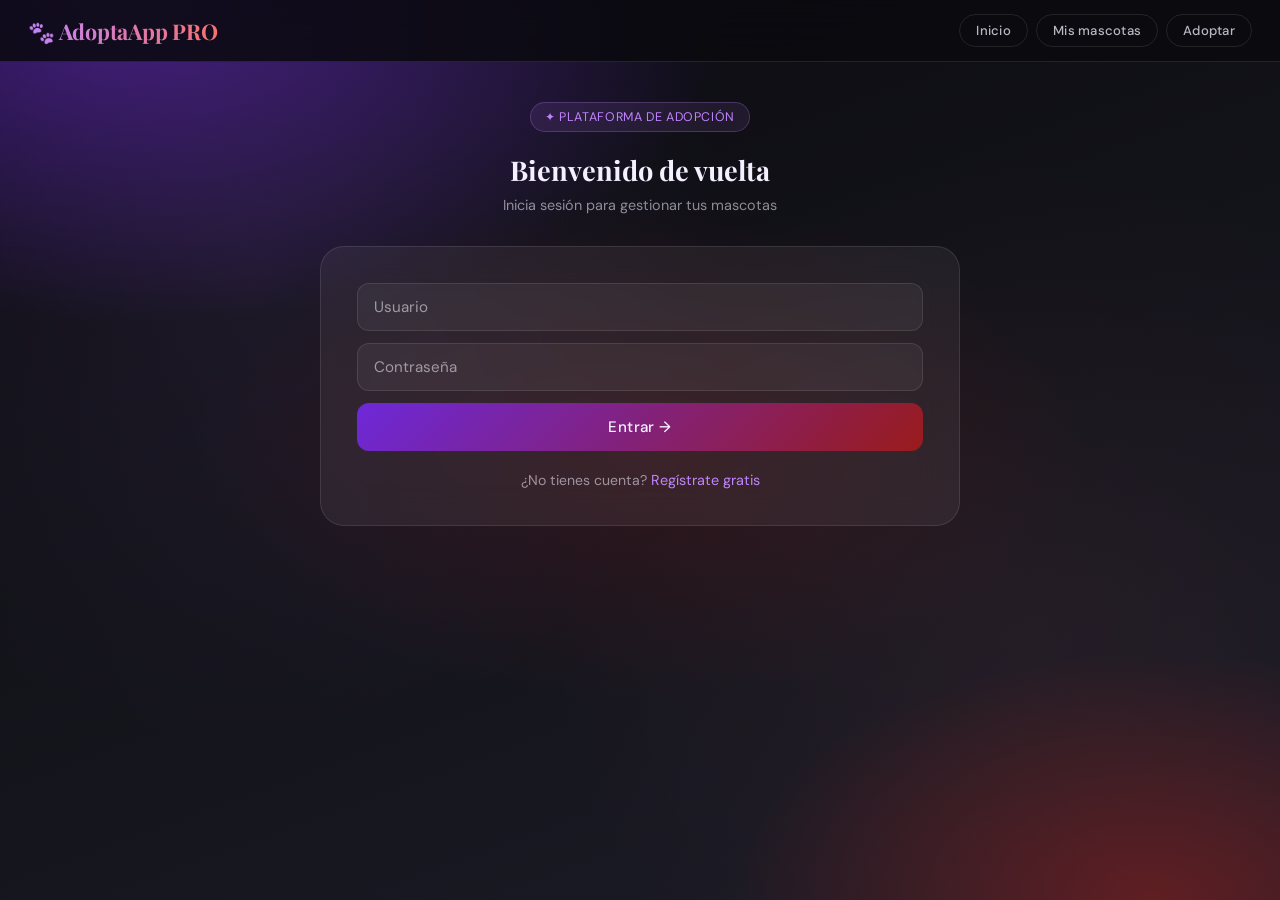
<file: registro.html>
<!DOCTYPE html>
<html lang="es">
<head>
<meta charset="UTF-8">
<meta name="viewport" content="width=device-width, initial-scale=1.0">
<title>AdoptaApp PRO</title>
<link href="https://fonts.googleapis.com/css2?family=Playfair+Display:wght@400;700;900&family=DM+Sans:wght@300;400;500&display=swap" rel="stylesheet">
<style>

:root{
  --morado:#6d28d9;
  --morado-claro:#9333ea;
  --vino:#7f1d1d;
  --vino-medio:#991b1b;
  --negro:#0a0a0f;
  --negro-2:#13131a;
  --negro-3:#1c1c28;
  --acento:#c084fc;
  --acento2:#f87171;
  --blanco:#f5f0ff;
  --texto-muted:rgba(245,240,255,0.55);
  --glass:rgba(255,255,255,0.06);
  --glass-borde:rgba(255,255,255,0.10);
}

*{box-sizing:border-box;margin:0;padding:0;}

body{
  font-family:'DM Sans',sans-serif;
  background: var(--negro);
  color:var(--blanco);
  min-height:100vh;
  overflow-x:hidden;
  position:relative;
}

body::before{
  content:'';
  position:fixed;
  inset:0;
  background:
    radial-gradient(ellipse 80% 60% at 10% 0%, rgba(109,40,217,0.55) 0%, transparent 60%),
    radial-gradient(ellipse 60% 50% at 90% 100%, rgba(127,29,29,0.65) 0%, transparent 55%),
    radial-gradient(ellipse 50% 40% at 50% 50%, rgba(153,27,27,0.2) 0%, transparent 70%),
    linear-gradient(160deg, var(--negro) 0%, var(--negro-2) 50%, var(--negro-3) 100%);
  z-index:0;
  pointer-events:none;
}

body::after{
  content:'';
  position:fixed;
  inset:0;
  background-image:
    radial-gradient(circle at 20% 30%, rgba(192,132,252,0.08) 0, transparent 40%),
    radial-gradient(circle at 80% 70%, rgba(248,113,113,0.06) 0, transparent 40%);
  z-index:0;
  pointer-events:none;
  animation:shift 14s ease-in-out infinite alternate;
}

@keyframes shift{
  from{opacity:0.6;}
  to{opacity:1;}
}

/* NAV */
nav{
  position:sticky;
  top:0;
  z-index:100;
  background:rgba(10,10,15,0.85);
  backdrop-filter:blur(20px);
  border-bottom:1px solid var(--glass-borde);
  padding:14px 28px;
  display:flex;
  align-items:center;
  justify-content:space-between;
}

.brand{
  font-family:'Playfair Display',serif;
  font-size:1.35rem;
  font-weight:700;
  letter-spacing:-0.01em;
  background:linear-gradient(90deg,#c084fc,#f87171);
  -webkit-background-clip:text;
  -webkit-text-fill-color:transparent;
  background-clip:text;
}

.nav-links{display:flex;gap:8px;flex-wrap:wrap;}

.nav-btn{
  background:transparent;
  border:1px solid var(--glass-borde);
  color:rgba(245,240,255,0.75);
  font-family:'DM Sans',sans-serif;
  font-size:0.82rem;
  font-weight:500;
  padding:7px 16px;
  border-radius:50px;
  cursor:pointer;
  transition:all 0.25s;
  letter-spacing:0.02em;
}

.nav-btn:hover{
  background:rgba(192,132,252,0.15);
  border-color:rgba(192,132,252,0.4);
  color:var(--blanco);
  transform:none;
}

/* CONTENEDOR PRINCIPAL */
.contenedor{
  position:relative;
  z-index:1;
  max-width:680px;
  margin:0 auto;
  padding:40px 20px;
}

/* CARD GLASS */
.card{
  background:var(--glass);
  border:1px solid var(--glass-borde);
  border-radius:24px;
  padding:36px;
  backdrop-filter:blur(20px);
}

/* TITULOS */
h1,h2,h3{font-family:'Playfair Display',serif;}
h2{font-size:1.7rem;font-weight:700;margin-bottom:8px;}
h3{font-size:1.3rem;font-weight:700;margin-bottom:16px;}

.subtitulo{color:var(--texto-muted);font-size:0.9rem;margin-bottom:24px;}

/* INPUTS */
input,textarea,select{
  width:100%;
  background:rgba(255,255,255,0.05);
  border:1px solid var(--glass-borde);
  border-radius:12px;
  color:var(--blanco);
  font-family:'DM Sans',sans-serif;
  font-size:0.95rem;
  padding:13px 16px;
  margin-bottom:12px;
  outline:none;
  transition:border-color 0.2s,background 0.2s;
}

input::placeholder,textarea::placeholder{color:var(--texto-muted);}

input:focus,textarea:focus{
  border-color:rgba(192,132,252,0.5);
  background:rgba(192,132,252,0.06);
}

/* BOTONES */
.btn-primary{
  width:100%;
  padding:14px;
  border-radius:12px;
  border:none;
  cursor:pointer;
  font-family:'DM Sans',sans-serif;
  font-size:0.95rem;
  font-weight:500;
  letter-spacing:0.03em;
  transition:all 0.25s;
  background:linear-gradient(135deg,var(--morado),var(--vino-medio));
  color:var(--blanco);
  position:relative;
  overflow:hidden;
}

.btn-primary::before{
  content:'';
  position:absolute;
  inset:0;
  background:linear-gradient(135deg,var(--morado-claro),#be3030);
  opacity:0;
  transition:opacity 0.25s;
}

.btn-primary:hover::before{opacity:1;}
.btn-primary:hover{transform:translateY(-1px);box-shadow:0 8px 24px rgba(109,40,217,0.35);}
.btn-primary span{position:relative;z-index:1;}

.btn-sm{
  padding:8px 18px;
  border-radius:50px;
  border:1px solid rgba(192,132,252,0.35);
  background:rgba(192,132,252,0.1);
  color:var(--acento);
  font-family:'DM Sans',sans-serif;
  font-size:0.82rem;
  font-weight:500;
  cursor:pointer;
  transition:all 0.2s;
}

.btn-sm:hover{background:rgba(192,132,252,0.2);border-color:var(--acento);transform:none;}

.btn-danger{
  background:rgba(127,29,29,0.3);
  border:1px solid rgba(248,113,113,0.25);
  color:var(--acento2);
  font-family:'DM Sans',sans-serif;
  font-size:0.82rem;
  padding:7px 16px;
  border-radius:50px;
  cursor:pointer;
  transition:all 0.2s;
}

.btn-danger:hover{background:rgba(248,113,113,0.15);border-color:var(--acento2);}

.link{
  color:var(--acento);
  cursor:pointer;
  text-decoration:none;
  font-size:0.9rem;
  transition:color 0.2s;
}
.link:hover{color:#e0aaff;}

/* OCULTO */
.oculto{display:none!important;}

/* HERO LOGIN */
.hero-badge{
  display:inline-flex;
  align-items:center;
  gap:8px;
  background:rgba(192,132,252,0.1);
  border:1px solid rgba(192,132,252,0.25);
  border-radius:50px;
  padding:6px 14px;
  font-size:0.78rem;
  color:var(--acento);
  margin-bottom:20px;
  letter-spacing:0.05em;
}

/* MASCOTA CARD */
.mascota-card{
  background:var(--glass);
  border:1px solid var(--glass-borde);
  border-radius:16px;
  padding:16px;
  margin-bottom:12px;
  display:flex;
  gap:16px;
  align-items:center;
  transition:border-color 0.2s,background 0.2s;
}

.mascota-card:hover{
  border-color:rgba(192,132,252,0.3);
  background:rgba(192,132,252,0.05);
}

.mascota-card img{
  width:80px;
  height:80px;
  border-radius:12px;
  object-fit:cover;
  border:1px solid var(--glass-borde);
  flex-shrink:0;
}

.mascota-info h5{
  font-size:1rem;
  font-family:'Playfair Display',serif;
  margin-bottom:4px;
}

.mascota-info p{
  font-size:0.82rem;
  color:var(--texto-muted);
  margin-bottom:8px;
}

.tag{
  display:inline-block;
  background:rgba(192,132,252,0.12);
  border:1px solid rgba(192,132,252,0.2);
  color:var(--acento);
  font-size:0.72rem;
  padding:3px 10px;
  border-radius:50px;
  margin-right:6px;
  letter-spacing:0.03em;
}

.tag.vino{
  background:rgba(127,29,29,0.2);
  border-color:rgba(248,113,113,0.2);
  color:var(--acento2);
}

/* STATS */
.stats-row{
  display:flex;
  gap:12px;
  margin-bottom:28px;
}

.stat-chip{
  flex:1;
  background:var(--glass);
  border:1px solid var(--glass-borde);
  border-radius:14px;
  padding:14px 16px;
  text-align:center;
}

.stat-chip .num{
  font-family:'Playfair Display',serif;
  font-size:1.6rem;
  font-weight:700;
  background:linear-gradient(90deg,#c084fc,#f87171);
  -webkit-background-clip:text;
  -webkit-text-fill-color:transparent;
  background-clip:text;
}

.stat-chip .lbl{font-size:0.75rem;color:var(--texto-muted);margin-top:2px;}

/* BIENVENIDA */
.bienvenida-bar{
  display:flex;
  align-items:center;
  justify-content:space-between;
  margin-bottom:24px;
}

/* BUSCAR */
.buscar-wrap{position:relative;margin-bottom:20px;}
.buscar-wrap input{padding-left:42px;margin-bottom:0;}
.buscar-icon{
  position:absolute;
  left:14px;
  top:50%;
  transform:translateY(-50%);
  color:var(--texto-muted);
  font-size:1rem;
  pointer-events:none;
}

/* SECCION TITULO */
.seccion-titulo{
  font-family:'Playfair Display',serif;
  font-size:1.5rem;
  font-weight:700;
  margin-bottom:6px;
}

.divider{
  height:1px;
  background:linear-gradient(90deg,rgba(192,132,252,0.3),rgba(248,113,113,0.2),transparent);
  margin-bottom:24px;
  margin-top:12px;
}

/* FORM ADOPCION */
.adoptar-pet-card{
  background:linear-gradient(135deg,rgba(109,40,217,0.15),rgba(127,29,29,0.15));
  border:1px solid rgba(192,132,252,0.2);
  border-radius:16px;
  padding:16px;
  display:flex;
  gap:16px;
  align-items:center;
  margin-bottom:24px;
}

.adoptar-pet-card img{
  width:70px;height:70px;border-radius:10px;object-fit:cover;flex-shrink:0;
}

/* ALERTA */
.msg{
  margin-top:12px;
  padding:10px 14px;
  border-radius:10px;
  font-size:0.87rem;
  display:none;
}

.msg.ok{background:rgba(16,185,129,0.1);border:1px solid rgba(16,185,129,0.2);color:#6ee7b7;}
.msg.err{background:rgba(127,29,29,0.2);border:1px solid rgba(248,113,113,0.2);color:var(--acento2);}

/* EMPTY STATE */
.empty-state{
  text-align:center;
  padding:40px 20px;
  color:var(--texto-muted);
}
.empty-state .icon{font-size:2.5rem;margin-bottom:12px;opacity:0.5;}

/* SCROLL */
::-webkit-scrollbar{width:6px;}
::-webkit-scrollbar-track{background:transparent;}
::-webkit-scrollbar-thumb{background:rgba(192,132,252,0.3);border-radius:99px;}

</style>
</head>
<body>

<!-- NAV -->
<nav>
  <span class="brand">🐾 AdoptaApp PRO</span>
  <div class="nav-links">
    <button class="nav-btn" onclick="vista('inicio')">Inicio</button>
    <button class="nav-btn" onclick="vista('app')">Mis mascotas</button>
    <button class="nav-btn" onclick="vista('adoptar')">Adoptar</button>
  </div>
</nav>

<!-- ===== LOGIN ===== -->
<div class="contenedor vista" id="loginSection">
  <div style="text-align:center;margin-bottom:32px;">
    <div class="hero-badge">✦ PLATAFORMA DE ADOPCIÓN</div>
    <h2>Bienvenido de vuelta</h2>
    <p class="subtitulo">Inicia sesión para gestionar tus mascotas</p>
  </div>
  <div class="card">
    <input id="loginUser" placeholder="Usuario">
    <input type="password" id="loginPass" placeholder="Contraseña">
    <button class="btn-primary" onclick="login()"><span>Entrar →</span></button>
    <div id="loginMsg" class="msg"></div>
    <p style="text-align:center;margin-top:20px;font-size:0.88rem;color:var(--texto-muted);">
      ¿No tienes cuenta? <a class="link" onclick="mostrarRegistro()">Regístrate gratis</a>
    </p>
  </div>
</div>

<!-- ===== REGISTRO ===== -->
<div class="contenedor oculto vista" id="registroSection">
  <div style="text-align:center;margin-bottom:32px;">
    <div class="hero-badge">✦ NUEVA CUENTA</div>
    <h2>Crear cuenta</h2>
    <p class="subtitulo">Únete a nuestra comunidad de adopción</p>
  </div>
  <div class="card">
    <input id="regUser" placeholder="Elige un usuario">
    <input type="password" id="regPass" placeholder="Contraseña">
    <button class="btn-primary" onclick="registrar()"><span>Crear cuenta →</span></button>
    <div id="regMsg" class="msg"></div>
    <p style="text-align:center;margin-top:20px;font-size:0.88rem;color:var(--texto-muted);">
      ¿Ya tienes cuenta? <a class="link" onclick="mostrarLogin()">Inicia sesión</a>
    </p>
  </div>
</div>

<!-- ===== APP ===== -->
<div class="contenedor oculto vista" id="appSection">

  <div class="bienvenida-bar">
    <div>
      <p style="font-size:0.8rem;color:var(--texto-muted);letter-spacing:0.05em;text-transform:uppercase;">Panel principal</p>
      <h3 id="bienvenida" style="margin-bottom:0;font-size:1.2rem;"></h3>
    </div>
    <button class="btn-danger" onclick="logout()">Salir</button>
  </div>

  <div class="stats-row">
    <div class="stat-chip">
      <div class="num" id="statTotal">0</div>
      <div class="lbl">Adoptadas</div>
    </div>
    <div class="stat-chip">
      <div class="num" id="statGatos">0</div>
      <div class="lbl">Gatos</div>
    </div>
    <div class="stat-chip">
      <div class="num" id="statPerros">0</div>
      <div class="lbl">Perros</div>
    </div>
  </div>

  <div class="card" style="margin-bottom:20px;">
    <h3 style="margin-bottom:16px;font-size:1rem;font-family:'DM Sans';color:var(--texto-muted);text-transform:uppercase;letter-spacing:0.08em;">Agregar mascota</h3>
    <form id="formMascota" onsubmit="guardarMascota(event)">
      <input type="hidden" id="editIndex">
      <input id="nombre" placeholder="Nombre de la mascota">
      <input id="edad" type="number" placeholder="Edad (años)">
      <input id="tipo" placeholder="Tipo (Perro, Gato...)">
      <input id="imagen" placeholder="URL de imagen">
      <button type="submit" class="btn-primary"><span>Guardar mascota</span></button>
    </form>
  </div>

  <div class="seccion-titulo">Mis mascotas</div>
  <div class="divider"></div>

  <div class="buscar-wrap">
    <span class="buscar-icon">🔍</span>
    <input id="buscar" placeholder="Buscar por nombre o tipo..." oninput="render()">
  </div>

  <div id="listaMascotas"></div>
</div>

<!-- ===== ADOPTAR ===== -->
<div class="contenedor oculto vista" id="adoptarSection">
  <div class="hero-badge">✦ CATÁLOGO</div>
  <div class="seccion-titulo">Mascotas disponibles</div>
  <p class="subtitulo">Encuentra a tu compañero ideal y dale un hogar</p>
  <div class="divider"></div>
  <div id="catalogo"></div>
</div>

<!-- ===== FORM ADOPCIÓN ===== -->
<div class="contenedor oculto vista" id="formAdopcionSection">
  <div class="hero-badge">✦ FORMULARIO</div>
  <div class="seccion-titulo">Solicitud de adopción</div>
  <div class="divider"></div>

  <div id="mascotaSeleccionadaDiv" class="adoptar-pet-card"></div>

  <div class="card">
    <form onsubmit="enviarAdopcion(event)">
      <input id="nombreAdop" placeholder="Tu nombre completo" required>
      <input id="telefonoAdop" placeholder="Teléfono de contacto" required>
      <textarea id="motivoAdop" placeholder="¿Por qué quieres adoptar a esta mascota?" required style="height:110px;resize:vertical;"></textarea>
      <button type="submit" class="btn-primary"><span>Enviar solicitud 🐾</span></button>
    </form>
  </div>
</div>

<script>
let usuarios = JSON.parse(localStorage.getItem("usuarios")) || [];
let mascotas = JSON.parse(localStorage.getItem("mascotas")) || [];
let mascotaSeleccionada = null;

let catalogoMascotas = [
  {nombre:"Luna",edad:2,tipo:"Gato",img:"https://images.unsplash.com/photo-1518791841217-8f162f1e1131?w=200&q=80",desc:"Juguetona y cariñosa"},
  {nombre:"Max",edad:3,tipo:"Perro",img:"https://images.unsplash.com/photo-1558788353-f76d92427f16?w=200&q=80",desc:"Leal y energético"},
  {nombre:"Mía",edad:1,tipo:"Gato",img:"https://images.unsplash.com/photo-1543466835-00a7907e9de1?w=200&q=80",desc:"Tranquila y adorable"},
  {nombre:"Bruno",edad:4,tipo:"Perro",img:"https://images.unsplash.com/photo-1587300003388-59208cc962cb?w=200&q=80",desc:"Amigable y obediente"},
];

function vista(v){
  document.querySelectorAll(".vista").forEach(s=>s.classList.add("oculto"));
  if(v==="inicio") loginSection.classList.remove("oculto");
  if(v==="app") appSection.classList.remove("oculto");
  if(v==="adoptar"){ adoptarSection.classList.remove("oculto"); mostrarCatalogo(); }
  if(v==="formAdopcion") formAdopcionSection.classList.remove("oculto");
}

function showMsg(id,texto,tipo){
  const el=document.getElementById(id);
  el.textContent=texto;
  el.className="msg "+tipo;
  el.style.display="block";
  setTimeout(()=>el.style.display="none",3000);
}

function registrar(){
  if(!regUser.value||!regPass.value) return showMsg("regMsg","Completa todos los campos","err");
  if(usuarios.find(x=>x.user===regUser.value)) return showMsg("regMsg","Usuario ya existe","err");
  usuarios.push({user:regUser.value,pass:regPass.value});
  localStorage.setItem("usuarios",JSON.stringify(usuarios));
  showMsg("regMsg","¡Cuenta creada con éxito!","ok");
  setTimeout(()=>mostrarLogin(),1200);
}

function login(){
  const u=usuarios.find(x=>x.user===loginUser.value && x.pass===loginPass.value);
  if(u){ localStorage.setItem("usuarioActivo",u.user); iniciarApp(); }
  else showMsg("loginMsg","Usuario o contraseña incorrectos","err");
}

function logout(){
  localStorage.removeItem("usuarioActivo");
  vista("inicio");
}

function iniciarApp(){
  vista("app");
  bienvenida.textContent="Hola, "+localStorage.getItem("usuarioActivo")+" 👋";
  render();
}

function guardarMascota(e){
  e.preventDefault();
  const idx=editIndex.value;
  const m={nombre:nombre.value,edad:edad.value,tipo:tipo.value,img:imagen.value||"https://images.unsplash.com/photo-1450778869180-41d0601e046e?w=200"};
  if(idx!=="") mascotas[idx]=m;
  else mascotas.push(m);
  localStorage.setItem("mascotas",JSON.stringify(mascotas));
  formMascota.reset(); editIndex.value="";
  render();
}

function render(){
  const q=(buscar?.value||"").toLowerCase();
  const filtradas=mascotas.filter(m=>m.nombre.toLowerCase().includes(q)||m.tipo.toLowerCase().includes(q));

  statTotal.textContent=mascotas.length;
  statGatos.textContent=mascotas.filter(m=>m.tipo.toLowerCase().includes("gato")).length;
  statPerros.textContent=mascotas.filter(m=>m.tipo.toLowerCase().includes("perro")).length;

  if(filtradas.length===0){
    listaMascotas.innerHTML=`<div class="empty-state"><div class="icon">🐾</div><p>No hay mascotas aún.<br>¡Agrega la primera!</p></div>`;
    return;
  }
  listaMascotas.innerHTML=filtradas.map((m,i)=>`
    <div class="mascota-card">
      <img src="${m.img}" onerror="this.src='https://images.unsplash.com/photo-1450778869180-41d0601e046e?w=200'">
      <div class="mascota-info" style="flex:1;">
        <h5>${m.nombre}</h5>
        <p>Edad: ${m.edad} años</p>
        <span class="tag">${m.tipo}</span>
      </div>
      <div style="display:flex;flex-direction:column;gap:6px;">
        <button class="btn-sm" onclick="editarMascota(${i})">Editar</button>
        <button class="btn-danger" onclick="eliminar(${i})">Eliminar</button>
      </div>
    </div>`).join("");
}

function editarMascota(i){
  const m=mascotas[i];
  nombre.value=m.nombre; edad.value=m.edad; tipo.value=m.tipo; imagen.value=m.img;
  editIndex.value=i;
  window.scrollTo({top:0,behavior:"smooth"});
}

function eliminar(i){
  mascotas.splice(i,1);
  localStorage.setItem("mascotas",JSON.stringify(mascotas));
  render();
}

function mostrarCatalogo(){
  catalogo.innerHTML=catalogoMascotas.map((m,i)=>`
    <div class="mascota-card">
      <img src="${m.img}">
      <div class="mascota-info" style="flex:1;">
        <h5>${m.nombre}</h5>
        <p>${m.desc}</p>
        <span class="tag">${m.tipo}</span>
        <span class="tag vino">${m.edad} años</span>
      </div>
      <button class="btn-sm" onclick="irFormulario(${i})">Adoptar</button>
    </div>`).join("");
}

function irFormulario(i){
  mascotaSeleccionada=catalogoMascotas[i];
  vista("formAdopcion");
  mascotaSeleccionadaDiv.innerHTML=`
    <img src="${mascotaSeleccionada.img}">
    <div>
      <h5 style="font-family:'Playfair Display';font-size:1.1rem;margin-bottom:4px;">${mascotaSeleccionada.nombre}</h5>
      <p style="color:var(--texto-muted);font-size:0.85rem;">${mascotaSeleccionada.tipo} · ${mascotaSeleccionada.edad} años</p>
    </div>`;
}

function enviarAdopcion(e){
  e.preventDefault();
  mascotas.push({...mascotaSeleccionada,img:mascotaSeleccionada.img});
  localStorage.setItem("mascotas",JSON.stringify(mascotas));
  alert("🎉 ¡Solicitud enviada! " + mascotaSeleccionada.nombre + " está esperando su nuevo hogar.");
  vista("app"); render();
}

function mostrarRegistro(){
  loginSection.classList.add("oculto");
  registroSection.classList.remove("oculto");
}
function mostrarLogin(){
  registroSection.classList.add("oculto");
  loginSection.classList.remove("oculto");
}

if(localStorage.getItem("usuarioActivo")) iniciarApp();
</script>
</body>
</html>
</file>
<file: Estilos.css>
html{
    scroll-behavior: smooth;
}

/* ===== FONDO OSCURO PRO ===== */
body{
  background: linear-gradient(-45deg, #0f0c29, #302b63, #24243e, #1a1a40);
  background-size: 400% 400%;
  animation: fondo 12s ease infinite;
  color:white;
  font-family: Arial, sans-serif;
}

@keyframes fondo {
  0% {background-position: 0% 50%;}
  50% {background-position: 100% 50%;}
  100% {background-position: 0% 50%;}
}

/* ===== NAVBAR ===== */
.navbar-pro{
    display:flex;
    justify-content:center;
    gap:20px;
    padding:15px;
    background: rgba(0,0,0,0.6);
    backdrop-filter: blur(10px);
    position: sticky;
    top:0;
    z-index:1000;
}

.navbar-pro a{
    color:white;
    text-decoration:none;
    font-weight:bold;
    transition:0.3s;
}

.navbar-pro a:hover{
    color:#c084fc;
    transform: scale(1.1);
}

/* ===== HEADER ===== */
header{
    text-align:center;
    padding:40px 20px;
}

/* FOTO */
header img{
    width:150px;
    height:150px;
    object-fit:cover;
    border-radius:50%;
    border:4px solid #22d3ee;
    box-shadow:0 0 25px rgba(34,211,238,0.8);
    transition:0.3s;
}

header img:hover{
    transform:scale(1.1);
}

/* ===== TITULOS ===== */
h1{
    color:#67e8f9;
    text-shadow:0 0 10px rgba(103,232,249,0.7);
}

/* ===== REDES ===== */
.social-btn{
    display:inline-block;
    padding:10px 18px;
    margin:5px;
    border-radius:20px;
    background:linear-gradient(90deg,#22d3ee,#a855f7);
    color:white;
    text-decoration:none;
    transition:0.3s;
}

.social-btn:hover{
    transform:scale(1.1);
    box-shadow:0 0 15px rgba(168,85,247,0.8);
}

/* ===== SECCIONES ===== */
section{
    width:80%;
    margin:30px auto;
    padding:25px;
    background: rgba(0,0,0,0.5);
    backdrop-filter: blur(12px);
    border-radius:15px;
    border:1px solid rgba(34,211,238,0.2);
    transition:0.3s;
    box-shadow:0 0 20px rgba(34,211,238,0.3);
}

section:hover{
    transform: translateY(-5px);
    box-shadow:0 0 30px rgba(168,85,247,0.5);
}

/* ===== PROYECTOS ===== */
.card-custom{
    padding:15px;
    border-radius:10px;
    background: rgba(0,0,0,0.6);
    margin-top:10px;
    transition:0.3s;
    border:1px solid rgba(168,85,247,0.2);
}

.card-custom:hover{
    transform: scale(1.05);
}

/* BOTONES */
.btn{
    border-radius: 20px !important;
    padding: 10px 18px !important;
    font-size: 14px !important;
}

/* BOTONES PROYECTOS */
.card-custom a{
    background: linear-gradient(135deg, #22d3ee, #a855f7);
    color: white !important;
    border: none;
    margin-right: 5px;
    transition:0.3s;
}

.card-custom a:hover{
    transform: scale(1.1);
    box-shadow:0 0 15px rgba(168,85,247,0.8);
}

/* ===== CERTIFICADOS ===== */
.certificados-container{
    display:flex;
    gap:20px;
    flex-wrap:wrap;
}

.certificado-card{
    padding:15px;
    background: rgba(0,0,0,0.6);
    border-radius:10px;
    transition:0.3s;
    border:1px solid rgba(34,211,238,0.2);
}

.certificado-card:hover{
    transform: scale(1.05);
}

/* ===== RESEÑAS ===== */
#reviewsContainer .card{
    background: rgba(0,0,0,0.7);
    color:white;
}

/* ===== FORMULARIOS ===== */
input, textarea, select{
    background: rgba(0,0,0,0.7) !important;
    color: white !important;
}

/* ===== MENSAJE CONTACTO ===== */
#mensajeEnviado{
    display:none;
}

/* ===== ANIMACIONES ===== */
.fade-in{
    opacity:0;
    transform: translateY(40px);
    transition: all 0.8s ease;
}

.fade-in.visible{
    opacity:1;
    transform: translateY(0);
}

/* ===== SPA (ARREGLADO) ===== */
.seccion{
    display:none;
}

.seccion.activo{
    display:block;
}
</file>
